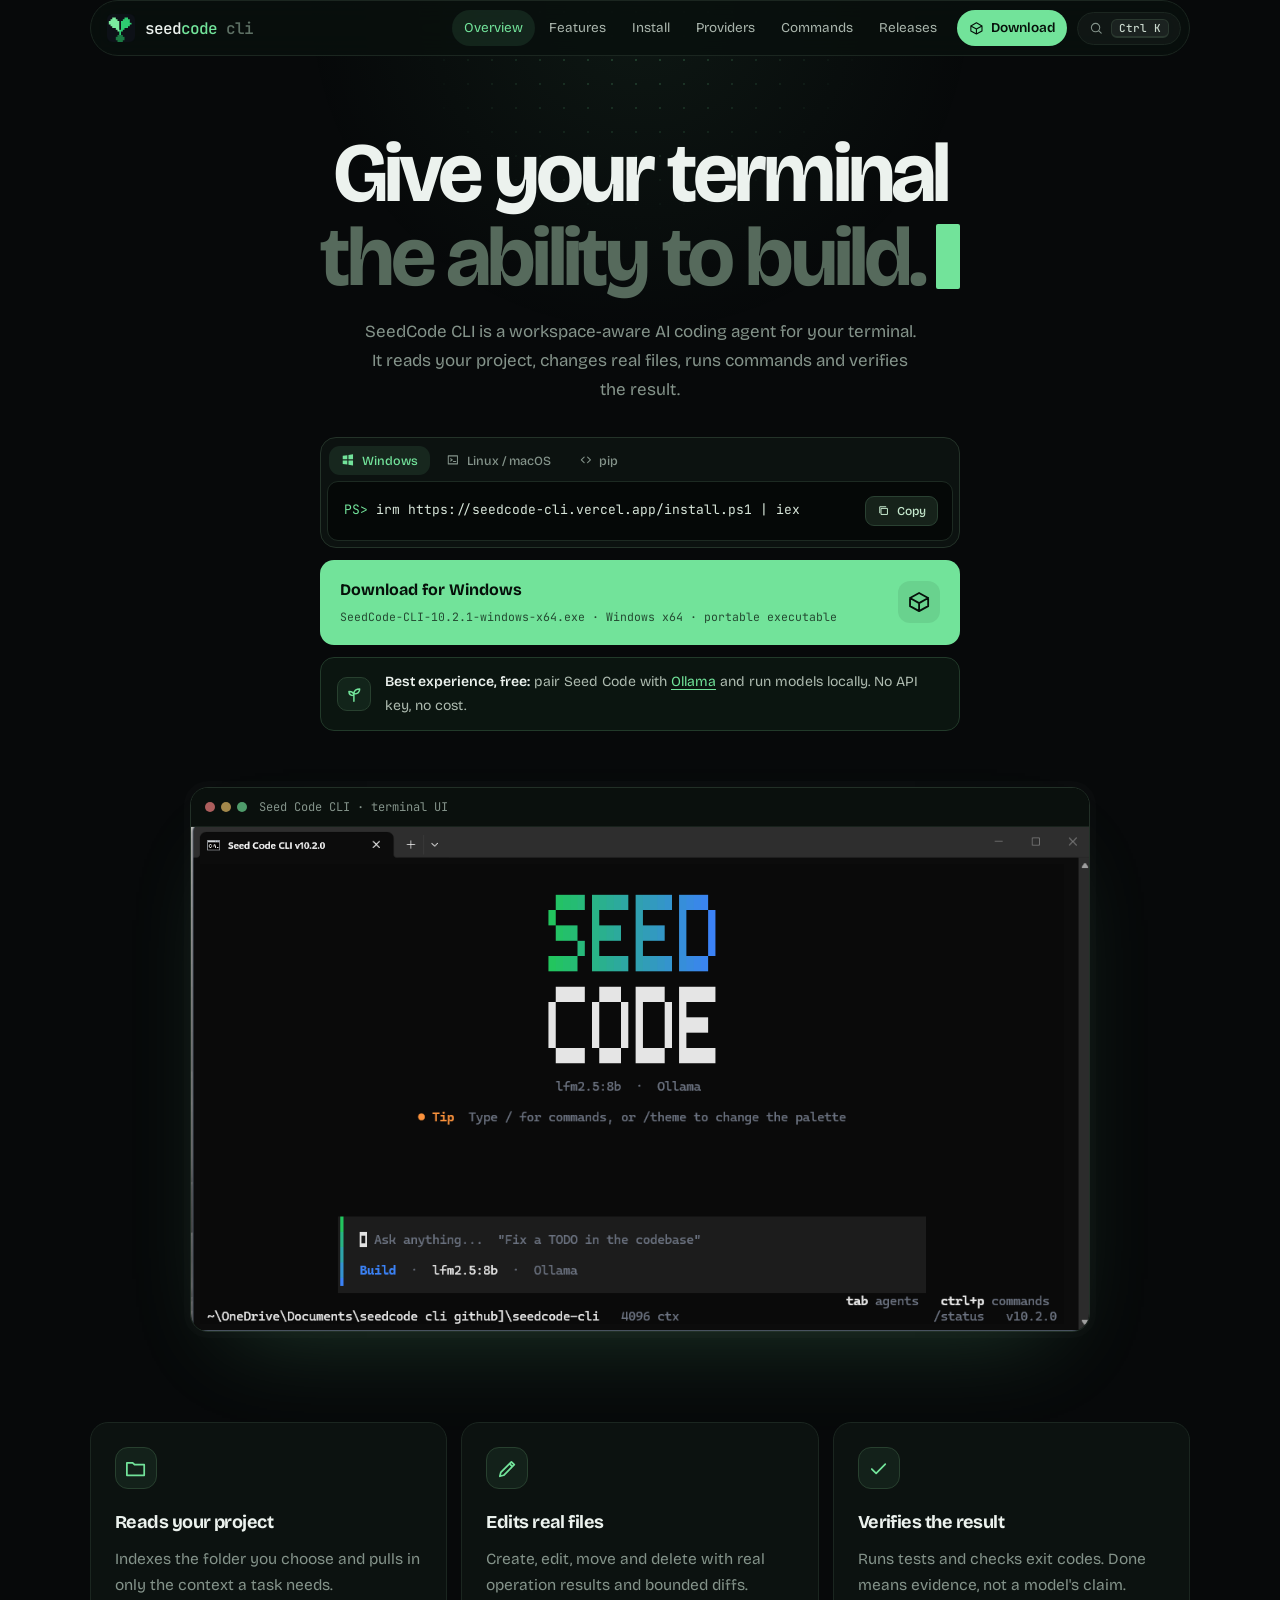
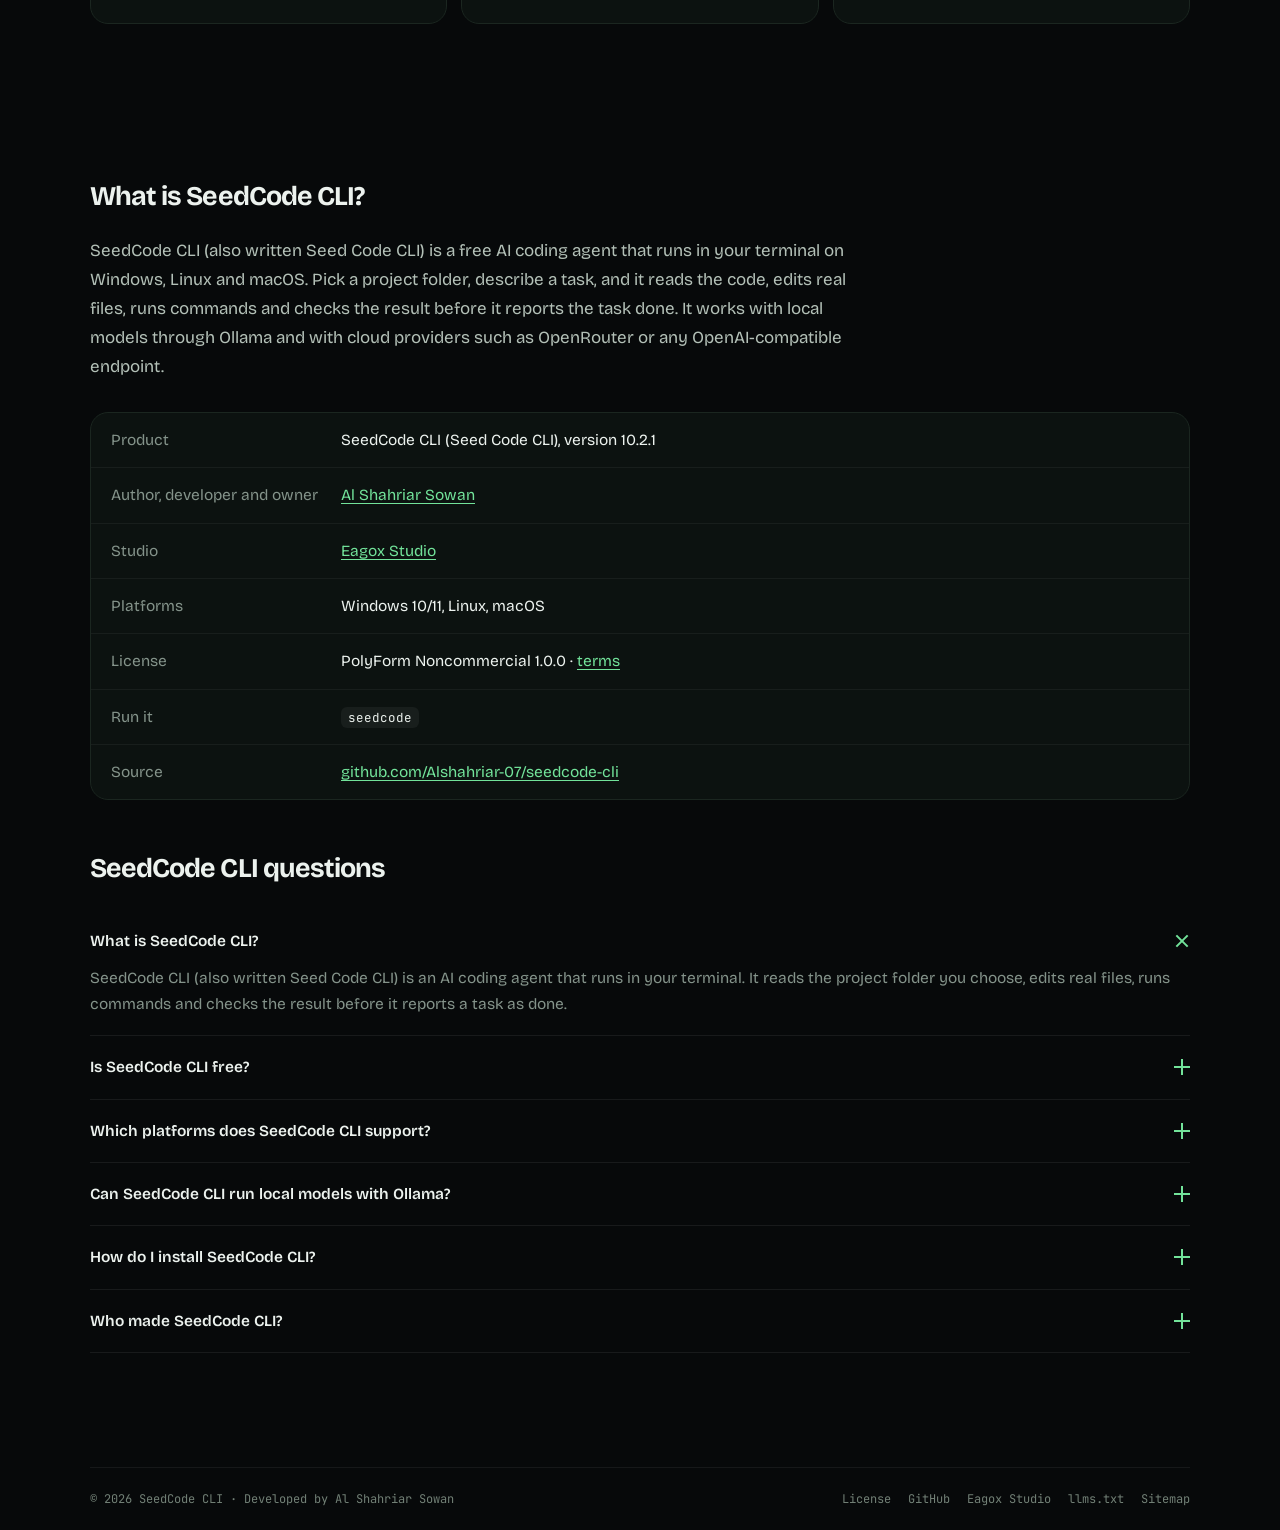
<file: index.html>
<!doctype html><html lang="en"><head><meta charset="utf-8"><meta name="viewport" content="width=device-width,initial-scale=1"><title>SeedCode CLI — Free AI Coding Agent for Your Terminal</title><meta name="description" content="SeedCode CLI is a free AI coding agent for your terminal. It edits real files, runs commands and verifies results on Windows, Linux and macOS. Works with Ollama."><meta name="keywords" content="SeedCode CLI, Seed Code CLI, seedcode-cli, seedcode, AI coding agent, terminal AI coding assistant, CLI coding agent, Ollama coding agent, local LLM coding, Al Shahriar Sowan, Eagox Studio, free AI coding agent, Windows, Linux, macOS"><meta name="author" content="Al Shahriar Sowan"><meta name="application-name" content="SeedCode CLI"><meta name="apple-mobile-web-app-title" content="SeedCode CLI"><meta name="robots" content="index,follow,max-image-preview:large,max-snippet:-1,max-video-preview:-1"><meta name="theme-color" content="#07090a"><meta name="color-scheme" content="dark"><link rel="canonical" href="https://seedcode-cli.vercel.app/"><link rel="alternate" hreflang="en" href="https://seedcode-cli.vercel.app/"><link rel="alternate" hreflang="x-default" href="https://seedcode-cli.vercel.app/"><link rel="alternate" type="text/plain" href="/llms.txt" title="SeedCode CLI summary for LLMs"><link rel="author" href="https://alshahriarsayon.vercel.app/"><link rel="manifest" href="/site.webmanifest"><link rel="icon" href="/favicon-32.png" sizes="32x32" type="image/png"><link rel="icon" href="/icon-192.png" sizes="192x192" type="image/png"><link rel="icon" href="/seedcode.ico" sizes="any"><link rel="icon" href="/logo.svg" type="image/svg+xml"><link rel="apple-touch-icon" href="/apple-touch-icon.png"><meta property="og:type" content="website"><meta property="og:site_name" content="SeedCode CLI"><meta property="og:locale" content="en_US"><meta property="og:title" content="SeedCode CLI — Free AI Coding Agent for Your Terminal"><meta property="og:description" content="SeedCode CLI is a free AI coding agent for your terminal. It edits real files, runs commands and verifies results on Windows, Linux and macOS. Works with Ollama."><meta property="og:url" content="https://seedcode-cli.vercel.app/"><meta property="og:image" content="https://seedcode-cli.vercel.app/og-image.png"><meta property="og:image:width" content="1200"><meta property="og:image:height" content="630"><meta property="og:image:alt" content="SeedCode CLI: free AI coding agent for your terminal"><meta name="twitter:card" content="summary_large_image"><meta name="twitter:title" content="SeedCode CLI — Free AI Coding Agent for Your Terminal"><meta name="twitter:description" content="SeedCode CLI is a free AI coding agent for your terminal. It edits real files, runs commands and verifies results on Windows, Linux and macOS. Works with Ollama."><meta name="twitter:image" content="https://seedcode-cli.vercel.app/og-image.png"><meta name="twitter:creator" content="@Alshahriar_07"><link rel="preconnect" href="https://fonts.googleapis.com"><link rel="preconnect" href="https://fonts.gstatic.com" crossorigin><link rel="stylesheet" href="https://fonts.googleapis.com/css2?family=Bricolage+Grotesque:opsz,wght@12..96,400..800&family=JetBrains+Mono:wght@400;500&display=swap"><link rel="preload" as="image" href="/tui.png" fetchpriority="high"><link rel="stylesheet" href="/styles.css"><script type="application/ld+json">{"@context":"https://schema.org","@graph":[{"@type":"WebSite","@id":"https://seedcode-cli.vercel.app/#website","url":"https://seedcode-cli.vercel.app/","name":"SeedCode CLI","alternateName":["Seed Code CLI","seedcode-cli","SeedCode"],"inLanguage":"en","publisher":{"@id":"https://seedcode-cli.vercel.app/#studio"},"author":{"@id":"https://seedcode-cli.vercel.app/#author"}},{"@type":"SoftwareApplication","@id":"https://seedcode-cli.vercel.app/#software","name":"SeedCode CLI","alternateName":["Seed Code CLI","seedcode-cli","SeedCode"],"description":"SeedCode CLI is a free AI coding agent for your terminal. It edits real files, runs commands and verifies results on Windows, Linux and macOS. Works with Ollama.","url":"https://seedcode-cli.vercel.app/","applicationCategory":"DeveloperApplication","applicationSubCategory":"AI coding agent","operatingSystem":"Windows 10, Windows 11, Linux, macOS","softwareVersion":"10.2.1","datePublished":"2026-11-04","dateModified":"2026-11-05","inLanguage":"en","isAccessibleForFree":true,"offers":{"@type":"Offer","price":"0","priceCurrency":"USD","description":"Free for personal, educational and other noncommercial use"},"downloadUrl":"https://github.com/Alshahriar-07/seedcode-cli/releases/tag/v10.2.1","installUrl":"https://seedcode-cli.vercel.app/install.html","softwareHelp":"https://seedcode-cli.vercel.app/commands.html","releaseNotes":"https://github.com/Alshahriar-07/seedcode-cli/blob/main/RELEASE.md","codeRepository":"https://github.com/Alshahriar-07/seedcode-cli","license":"https://polyformproject.org/licenses/noncommercial/1.0.0/","image":"https://seedcode-cli.vercel.app/og-image.png","screenshot":{"@type":"ImageObject","url":"https://seedcode-cli.vercel.app/tui.png","caption":"SeedCode CLI terminal interface"},"keywords":"SeedCode CLI, Seed Code CLI, seedcode-cli, seedcode, AI coding agent, terminal AI coding assistant, CLI coding agent, Ollama coding agent, local LLM coding, Al Shahriar Sowan, Eagox Studio","featureList":["Workspace-aware project indexing","Real file operations with bounded diffs","Terminal command execution","Evidence-based verification","Built-in web search and page fetching","Permission prompts before risky actions","Local models through Ollama","OpenAI-compatible custom providers"],"author":{"@id":"https://seedcode-cli.vercel.app/#author"},"creator":{"@id":"https://seedcode-cli.vercel.app/#author"},"maintainer":{"@id":"https://seedcode-cli.vercel.app/#author"},"copyrightHolder":{"@id":"https://seedcode-cli.vercel.app/#author"},"copyrightYear":2026,"publisher":{"@id":"https://seedcode-cli.vercel.app/#studio"},"sameAs":["https://github.com/Alshahriar-07/seedcode-cli"]},{"@type":"Person","@id":"https://seedcode-cli.vercel.app/#author","name":"Al Shahriar Sowan","alternateName":"Al Shahriar Sayon","url":"https://alshahriarsayon.vercel.app/","jobTitle":"Frontend Developer and AI Tool Builder","sameAs":["https://github.com/Alshahriar-07","https://alshahriarsayon.vercel.app/","https://eagoxstudio.vercel.app/"]},{"@type":"Organization","@id":"https://seedcode-cli.vercel.app/#studio","name":"Eagox Studio","url":"https://eagoxstudio.vercel.app/","founder":{"@id":"https://seedcode-cli.vercel.app/#author"}},{"@type":"FAQPage","mainEntity":[{"@type":"Question","name":"What is SeedCode CLI?","acceptedAnswer":{"@type":"Answer","text":"SeedCode CLI (also written Seed Code CLI) is an AI coding agent that runs in your terminal. It reads the project folder you choose, edits real files, runs commands and checks the result before it reports a task as done."}},{"@type":"Question","name":"Is SeedCode CLI free?","acceptedAnswer":{"@type":"Answer","text":"SeedCode CLI is free for personal, educational, research and other noncommercial use under the PolyForm Noncommercial License 1.0.0. Commercial use needs a separate license from the author. Local models through Ollama need no API key."}},{"@type":"Question","name":"Which platforms does SeedCode CLI support?","acceptedAnswer":{"@type":"Answer","text":"Windows 10 and 11, Linux and macOS. Windows has a PowerShell installer, a setup wizard and a portable executable. Linux and macOS use a shell installer. The Python package works on any OS with Python 3.10 or newer."}},{"@type":"Question","name":"Can SeedCode CLI run local models with Ollama?","acceptedAnswer":{"@type":"Answer","text":"Yes. Choose Ollama as the provider and SeedCode CLI starts ollama serve when needed. Ollama is the recommended way to try SeedCode CLI for free. A local session is never silently moved to a cloud provider."}},{"@type":"Question","name":"How do I install SeedCode CLI?","acceptedAnswer":{"@type":"Answer","text":"On Windows, run irm https://seedcode-cli.vercel.app/install.ps1 | iex in PowerShell. On Linux or macOS, run curl -fsSL https://seedcode-cli.vercel.app/install.sh | bash. Then type seedcode in your project folder."}},{"@type":"Question","name":"Who made SeedCode CLI?","acceptedAnswer":{"@type":"Answer","text":"SeedCode CLI is written and owned by Al Shahriar Sowan and published under Eagox Studio."}}]}]}</script></head><body><a class="skip" href="#main">Skip to content</a><div class="wrap"><header class="nav"><a class="brand" href="/" aria-label="SeedCode CLI home"><img src="/logo.svg" alt=""><span>seed<b>code</b> <i>cli</i></span></a><nav class="navlinks"><a class="active" href="index.html">Overview</a><a class="" href="features.html">Features</a><a class="" href="install.html">Install</a><a class="" href="providers.html">Providers</a><a class="" href="commands.html">Commands</a><a class="" href="releases.html">Releases</a><a class="nav-cta" href="https://github.com/Alshahriar-07/seedcode-cli/releases/tag/v10.2.1"><i data-i="box"></i>Download</a></nav><button class="mobile" aria-label="Toggle navigation"><i data-i="menu"></i></button></header></div><main id="main"><section class="wrap hero"><h1><small class="sr">SeedCode CLI: </small>Give your terminal<br><span>the ability to build.</span></h1><p>SeedCode CLI is a workspace-aware AI coding agent for your terminal. It reads your project, changes real files, runs commands and verifies the result.</p><div class="home-actions"><div class="install"><div class="tabs" role="group" aria-label="Install method"><button class="on" data-pre="PS&gt;" data-cmd="irm https://seedcode-cli.vercel.app/install.ps1 | iex"><i data-i="win"></i>Windows</button><button data-pre="$" data-cmd="curl -fsSL https://seedcode-cli.vercel.app/install.sh | bash"><i data-i="terminal"></i>Linux / macOS</button><button data-pre="$" data-cmd="pip install seedcode-cli"><i data-i="code"></i>pip</button></div><div class="terminal"><code><i>PS&gt;</i> <span id="cmd">irm https://seedcode-cli.vercel.app/install.ps1 | iex</span></code><button class="copy" data-copy="irm https://seedcode-cli.vercel.app/install.ps1 | iex">COPY</button></div></div><a class="download" href="https://github.com/Alshahriar-07/seedcode-cli/releases/download/v10.2.1/SeedCode-CLI-Setup-10.2.1.exe"><span><strong>Download for Windows</strong><small>SeedCode-CLI-10.2.1-windows-x64.exe · <span data-release-size>Windows x64 · portable executable</span></small></span><span class="arrow"><i data-i="box"></i></span></a><div class="tip"><span class="ico"><i data-i="sprout"></i></span><span><b>Best experience, free:</b> pair Seed Code with <a href="providers.html">Ollama</a> and run models locally. No API key, no cost.</span></div></div><figure class="shot"><div class="bar"><span class="dots"><b></b><b></b><b></b></span><span class="ttl">Seed Code CLI · terminal UI</span></div><img src="/tui.png" width="1113" height="625" alt="SeedCode CLI terminal UI showing the SEED CODE logo, the Ask anything prompt, Build agent and Ollama model" fetchpriority="high"></figure></section><section class="wrap content"><div class="grid3"><a class="card" href="features.html"><div class="ico"><i data-i="folder"></i></div><h3>Reads your project</h3><p>Indexes the folder you choose and pulls in only the context a task needs.</p></a><a class="card" href="features.html"><div class="ico"><i data-i="pencil"></i></div><h3>Edits real files</h3><p>Create, edit, move and delete with real operation results and bounded diffs.</p></a><a class="card" href="features.html"><div class="ico"><i data-i="check"></i></div><h3>Verifies the result</h3><p>Runs tests and checks exit codes. Done means evidence, not a model's claim.</p></a></div></section><section class="wrap content about"><h2 class="section-title">What is SeedCode CLI?</h2><p class="lead">SeedCode CLI (also written Seed Code CLI) is a free AI coding agent that runs in your terminal on Windows, Linux and macOS. Pick a project folder, describe a task, and it reads the code, edits real files, runs commands and checks the result before it reports the task done. It works with local models through Ollama and with cloud providers such as OpenRouter or any OpenAI-compatible endpoint.</p><dl class="facts"><div><dt>Product</dt><dd>SeedCode CLI (Seed Code CLI), version 10.2.1</dd></div><div><dt>Author, developer and owner</dt><dd><a href="https://alshahriarsayon.vercel.app/" rel="author">Al Shahriar Sowan</a></dd></div><div><dt>Studio</dt><dd><a href="https://eagoxstudio.vercel.app/">Eagox Studio</a></dd></div><div><dt>Platforms</dt><dd>Windows 10/11, Linux, macOS</dd></div><div><dt>License</dt><dd>PolyForm Noncommercial 1.0.0 · <a href="license.html">terms</a></dd></div><div><dt>Run it</dt><dd><code>seedcode</code></dd></div><div><dt>Source</dt><dd><a href="https://github.com/Alshahriar-07/seedcode-cli">github.com/Alshahriar-07/seedcode-cli</a></dd></div></dl><div class="section faq" style="margin-top:46px"><h2 class="section-title">SeedCode CLI questions</h2><details open><summary>What is SeedCode CLI?</summary><p>SeedCode CLI (also written Seed Code CLI) is an AI coding agent that runs in your terminal. It reads the project folder you choose, edits real files, runs commands and checks the result before it reports a task as done.</p></details><details><summary>Is SeedCode CLI free?</summary><p>SeedCode CLI is free for personal, educational, research and other noncommercial use under the PolyForm Noncommercial License 1.0.0. Commercial use needs a separate license from the author. Local models through Ollama need no API key.</p></details><details><summary>Which platforms does SeedCode CLI support?</summary><p>Windows 10 and 11, Linux and macOS. Windows has a PowerShell installer, a setup wizard and a portable executable. Linux and macOS use a shell installer. The Python package works on any OS with Python 3.10 or newer.</p></details><details><summary>Can SeedCode CLI run local models with Ollama?</summary><p>Yes. Choose Ollama as the provider and SeedCode CLI starts <code>ollama serve</code> when needed. Ollama is the recommended way to try SeedCode CLI for free. A local session is never silently moved to a cloud provider.</p></details><details><summary>How do I install SeedCode CLI?</summary><p>On Windows, run <code>irm https://seedcode-cli.vercel.app/install.ps1 | iex</code> in PowerShell. On Linux or macOS, run <code>curl -fsSL https://seedcode-cli.vercel.app/install.sh | bash</code>. Then type <code>seedcode</code> in your project folder.</p></details><details><summary>Who made SeedCode CLI?</summary><p>SeedCode CLI is written and owned by <a href="https://alshahriarsayon.vercel.app/" rel="author">Al Shahriar Sowan</a> and published under <a href="https://eagoxstudio.vercel.app/">Eagox Studio</a>.</p></details></div></section></main><footer class="wrap footer"><span>© 2026 SeedCode CLI · Developed by <a href="https://alshahriarsayon.vercel.app/" rel="author">Al Shahriar Sowan</a></span><span><a href="license.html">License</a><a href="https://github.com/Alshahriar-07/seedcode-cli">GitHub</a><a href="https://eagoxstudio.vercel.app/">Eagox Studio</a><a href="/llms.txt">llms.txt</a><a href="/sitemap.xml">Sitemap</a></span></footer><script src="/script.js" defer></script></body></html>
</file>
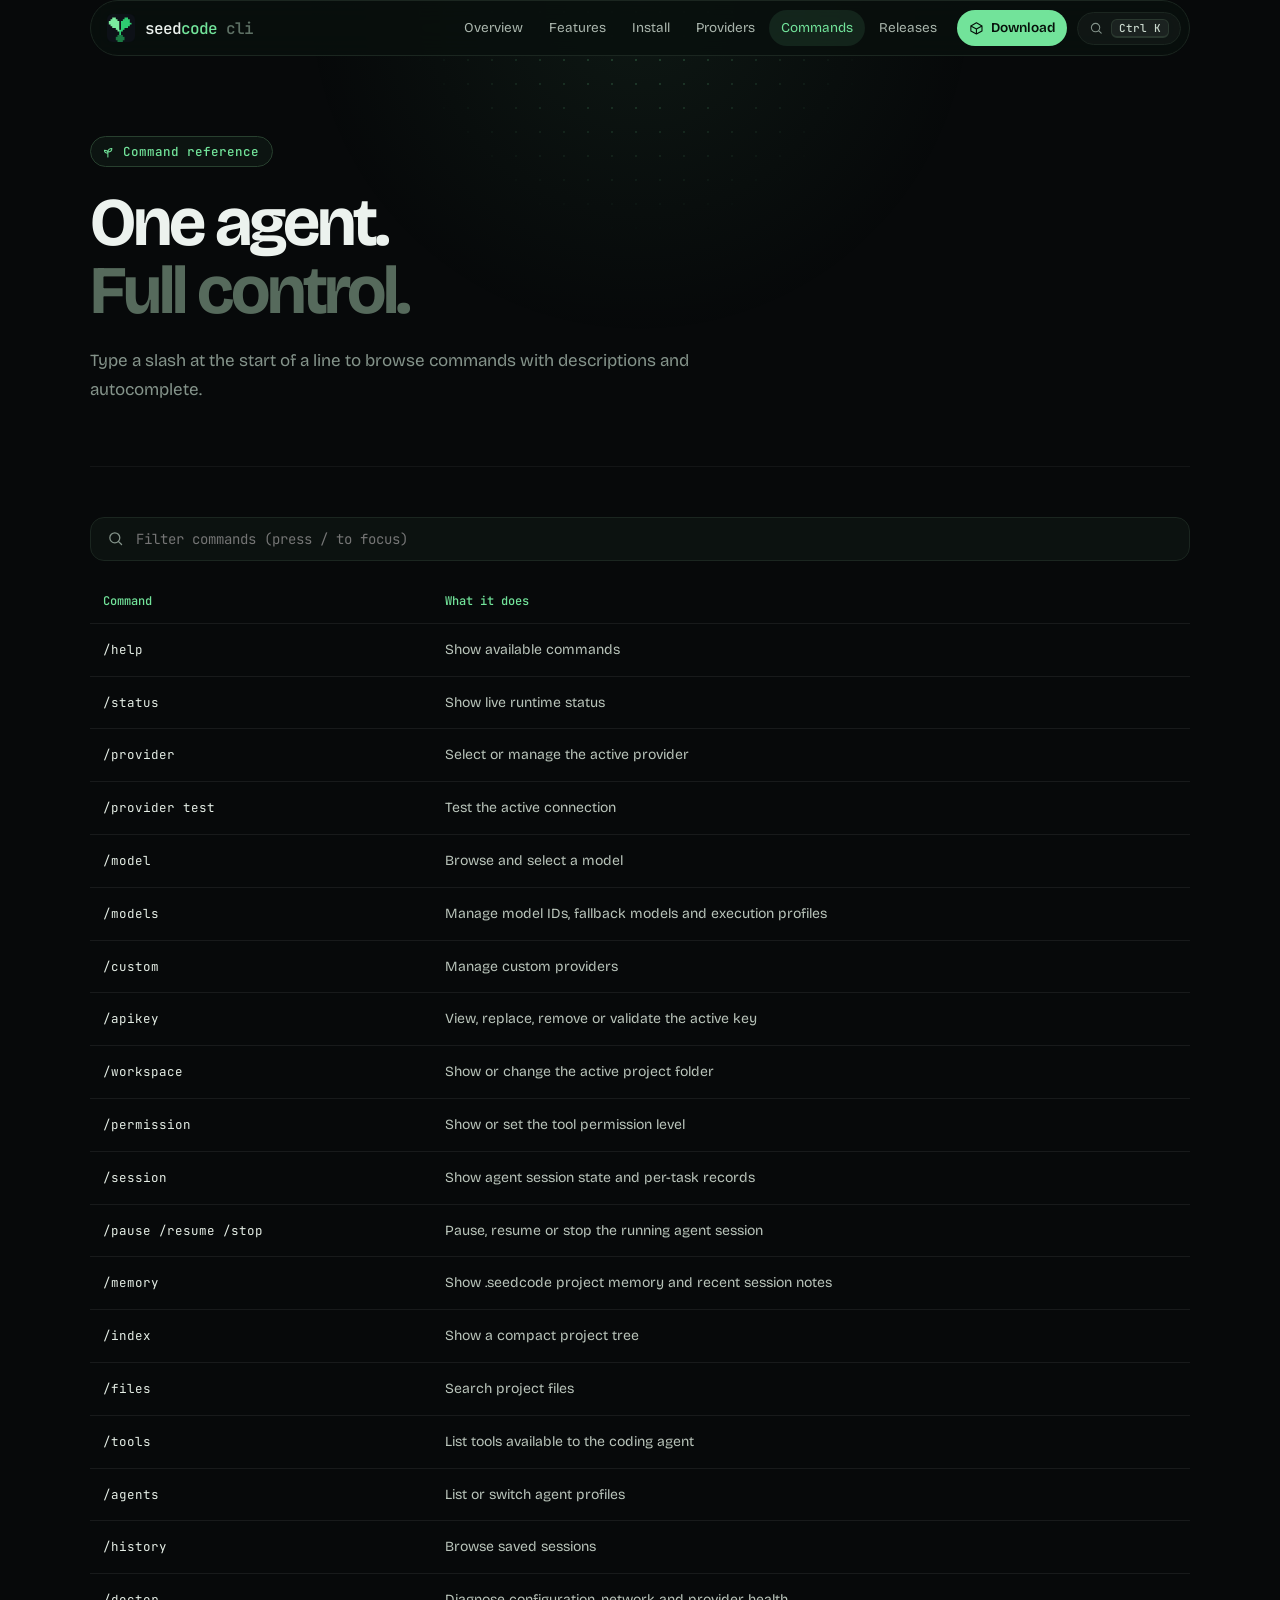
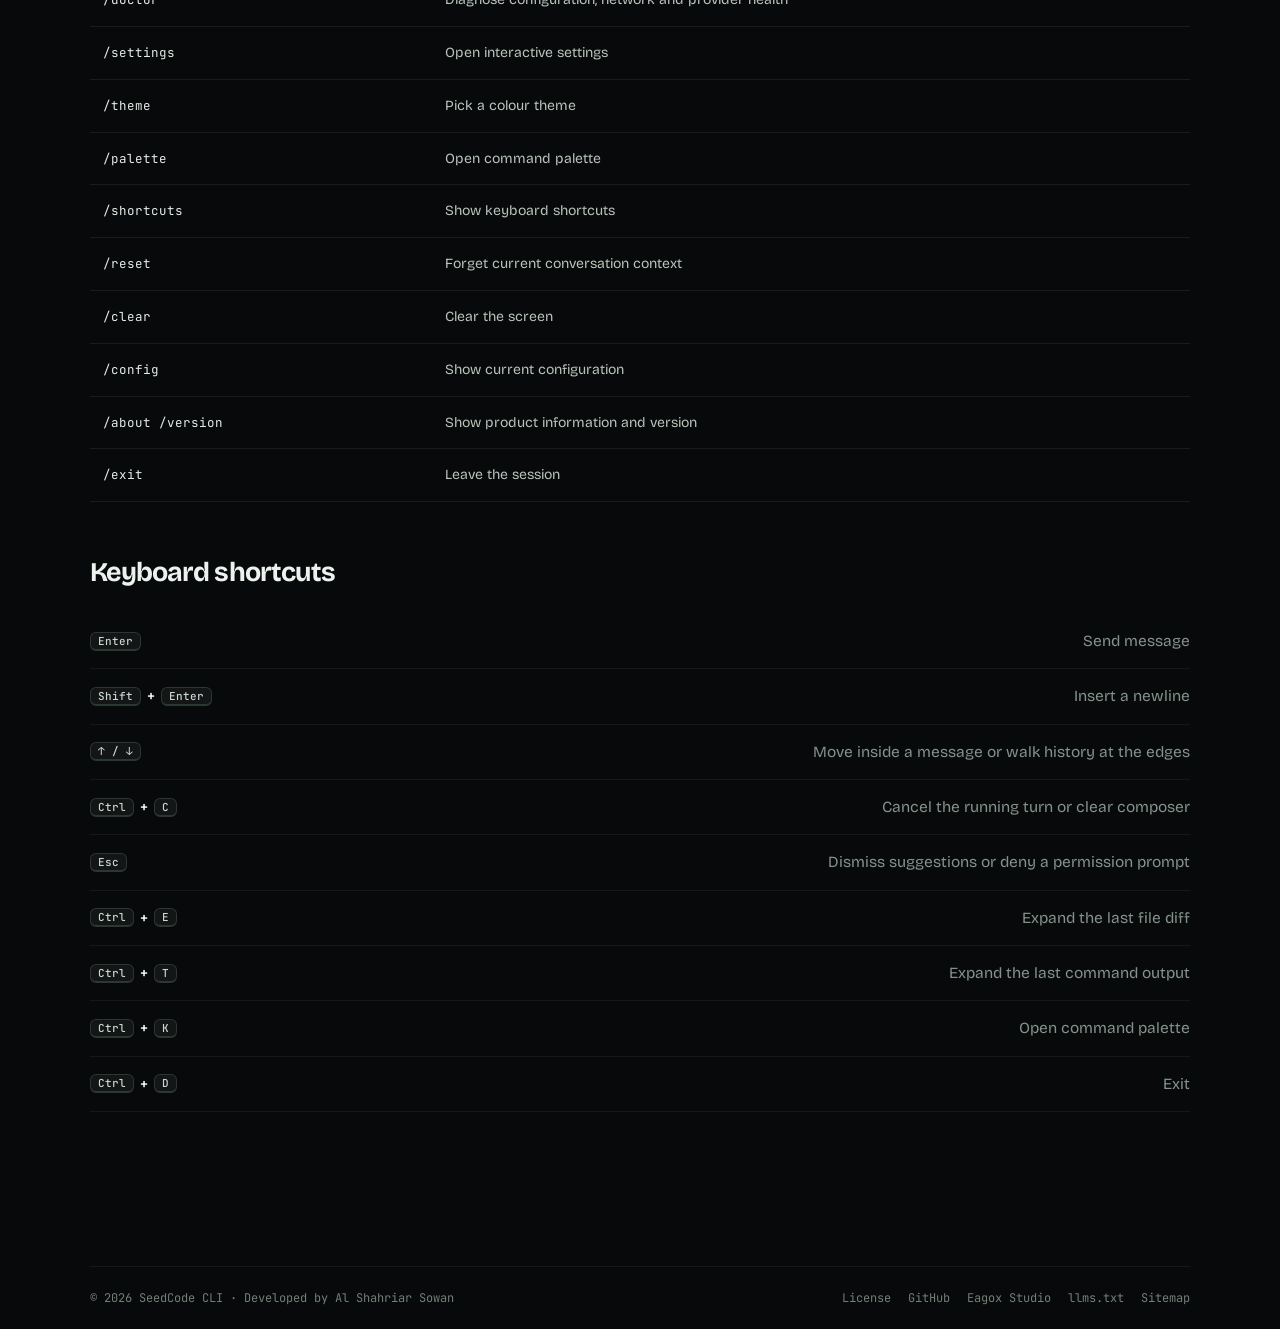
<file: commands.html>
<!doctype html><html lang="en"><head><meta charset="utf-8"><meta name="viewport" content="width=device-width,initial-scale=1"><title>SeedCode CLI Commands and Keyboard Shortcuts</title><meta name="description" content="Complete SeedCode CLI command reference: /provider, /model, /workspace, /permission, /doctor, /memory and more, plus every keyboard shortcut."><meta name="keywords" content="SeedCode CLI, Seed Code CLI, seedcode-cli, seedcode, AI coding agent, terminal AI coding assistant, CLI coding agent, Ollama coding agent, local LLM coding, Al Shahriar Sowan, Eagox Studio, commands, slash commands, keyboard shortcuts"><meta name="author" content="Al Shahriar Sowan"><meta name="application-name" content="SeedCode CLI"><meta name="apple-mobile-web-app-title" content="SeedCode CLI"><meta name="robots" content="index,follow,max-image-preview:large,max-snippet:-1,max-video-preview:-1"><meta name="theme-color" content="#07090a"><meta name="color-scheme" content="dark"><link rel="canonical" href="https://seedcode-cli.vercel.app/commands.html"><link rel="alternate" hreflang="en" href="https://seedcode-cli.vercel.app/commands.html"><link rel="alternate" hreflang="x-default" href="https://seedcode-cli.vercel.app/commands.html"><link rel="alternate" type="text/plain" href="/llms.txt" title="SeedCode CLI summary for LLMs"><link rel="author" href="https://alshahriarsayon.vercel.app/"><link rel="manifest" href="/site.webmanifest"><link rel="icon" href="/favicon-32.png" sizes="32x32" type="image/png"><link rel="icon" href="/icon-192.png" sizes="192x192" type="image/png"><link rel="icon" href="/seedcode.ico" sizes="any"><link rel="icon" href="/logo.svg" type="image/svg+xml"><link rel="apple-touch-icon" href="/apple-touch-icon.png"><meta property="og:type" content="website"><meta property="og:site_name" content="SeedCode CLI"><meta property="og:locale" content="en_US"><meta property="og:title" content="SeedCode CLI Commands and Keyboard Shortcuts"><meta property="og:description" content="Complete SeedCode CLI command reference: /provider, /model, /workspace, /permission, /doctor, /memory and more, plus every keyboard shortcut."><meta property="og:url" content="https://seedcode-cli.vercel.app/commands.html"><meta property="og:image" content="https://seedcode-cli.vercel.app/og-image.png"><meta property="og:image:width" content="1200"><meta property="og:image:height" content="630"><meta property="og:image:alt" content="SeedCode CLI: free AI coding agent for your terminal"><meta name="twitter:card" content="summary_large_image"><meta name="twitter:title" content="SeedCode CLI Commands and Keyboard Shortcuts"><meta name="twitter:description" content="Complete SeedCode CLI command reference: /provider, /model, /workspace, /permission, /doctor, /memory and more, plus every keyboard shortcut."><meta name="twitter:image" content="https://seedcode-cli.vercel.app/og-image.png"><meta name="twitter:creator" content="@Alshahriar_07"><link rel="preconnect" href="https://fonts.googleapis.com"><link rel="preconnect" href="https://fonts.gstatic.com" crossorigin><link rel="stylesheet" href="https://fonts.googleapis.com/css2?family=Bricolage+Grotesque:opsz,wght@12..96,400..800&family=JetBrains+Mono:wght@400;500&display=swap"><link rel="stylesheet" href="/styles.css"><script type="application/ld+json">{"@context":"https://schema.org","@graph":[{"@type":"WebPage","@id":"https://seedcode-cli.vercel.app/commands.html#webpage","url":"https://seedcode-cli.vercel.app/commands.html","name":"SeedCode CLI Commands and Keyboard Shortcuts","description":"Complete SeedCode CLI command reference: /provider, /model, /workspace, /permission, /doctor, /memory and more, plus every keyboard shortcut.","inLanguage":"en","dateModified":"2026-11-05","isPartOf":{"@id":"https://seedcode-cli.vercel.app/#website"},"about":{"@id":"https://seedcode-cli.vercel.app/#software"},"breadcrumb":{"@id":"https://seedcode-cli.vercel.app/commands.html#breadcrumb"},"author":{"@id":"https://seedcode-cli.vercel.app/#author"}},{"@type":"BreadcrumbList","@id":"https://seedcode-cli.vercel.app/commands.html#breadcrumb","itemListElement":[{"@type":"ListItem","position":1,"name":"SeedCode CLI","item":"https://seedcode-cli.vercel.app/"},{"@type":"ListItem","position":2,"name":"Commands","item":"https://seedcode-cli.vercel.app/commands.html"}]},{"@type":"SoftwareApplication","@id":"https://seedcode-cli.vercel.app/#software","name":"SeedCode CLI"},{"@type":"Person","@id":"https://seedcode-cli.vercel.app/#author","name":"Al Shahriar Sowan","url":"https://alshahriarsayon.vercel.app/"}]}</script></head><body><a class="skip" href="#main">Skip to content</a><div class="wrap"><header class="nav"><a class="brand" href="/" aria-label="SeedCode CLI home"><img src="/logo.svg" alt=""><span>seed<b>code</b> <i>cli</i></span></a><nav class="navlinks"><a class="" href="index.html">Overview</a><a class="" href="features.html">Features</a><a class="" href="install.html">Install</a><a class="" href="providers.html">Providers</a><a class="active" href="commands.html">Commands</a><a class="" href="releases.html">Releases</a><a class="nav-cta" href="https://github.com/Alshahriar-07/seedcode-cli/releases/tag/v10.2.1"><i data-i="box"></i>Download</a></nav><button class="mobile" aria-label="Toggle navigation"><i data-i="menu"></i></button></header></div><main id="main" class="wrap"><section class="pagehead"><div class="eyebrow"><i data-i="sprout"></i>Command reference</div><h1><small class="sr">SeedCode CLI commands: </small>One agent.<br><span>Full control.</span></h1><p>Type a slash at the start of a line to browse commands with descriptions and autocomplete.</p></section><section class="content"><label class="filter"><i data-i="search"></i><input id="q" placeholder="Filter commands (press / to focus)" autocomplete="off" aria-label="Filter commands"></label><div class="tablewrap"><table class="table"><thead><tr><th>Command</th><th>What it does</th></tr></thead><tbody><tr><td><code>/help</code></td><td>Show available commands</td></tr><tr><td><code>/status</code></td><td>Show live runtime status</td></tr><tr><td><code>/provider</code></td><td>Select or manage the active provider</td></tr><tr><td><code>/provider test</code></td><td>Test the active connection</td></tr><tr><td><code>/model</code></td><td>Browse and select a model</td></tr><tr><td><code>/models</code></td><td>Manage model IDs, fallback models and execution profiles</td></tr><tr><td><code>/custom</code></td><td>Manage custom providers</td></tr><tr><td><code>/apikey</code></td><td>View, replace, remove or validate the active key</td></tr><tr><td><code>/workspace</code></td><td>Show or change the active project folder</td></tr><tr><td><code>/permission</code></td><td>Show or set the tool permission level</td></tr><tr><td><code>/session</code></td><td>Show agent session state and per-task records</td></tr><tr><td><code>/pause /resume /stop</code></td><td>Pause, resume or stop the running agent session</td></tr><tr><td><code>/memory</code></td><td>Show .seedcode project memory and recent session notes</td></tr><tr><td><code>/index</code></td><td>Show a compact project tree</td></tr><tr><td><code>/files</code></td><td>Search project files</td></tr><tr><td><code>/tools</code></td><td>List tools available to the coding agent</td></tr><tr><td><code>/agents</code></td><td>List or switch agent profiles</td></tr><tr><td><code>/history</code></td><td>Browse saved sessions</td></tr><tr><td><code>/doctor</code></td><td>Diagnose configuration, network and provider health</td></tr><tr><td><code>/settings</code></td><td>Open interactive settings</td></tr><tr><td><code>/theme</code></td><td>Pick a colour theme</td></tr><tr><td><code>/palette</code></td><td>Open command palette</td></tr><tr><td><code>/shortcuts</code></td><td>Show keyboard shortcuts</td></tr><tr><td><code>/reset</code></td><td>Forget current conversation context</td></tr><tr><td><code>/clear</code></td><td>Clear the screen</td></tr><tr><td><code>/config</code></td><td>Show current configuration</td></tr><tr><td><code>/about /version</code></td><td>Show product information and version</td></tr><tr><td><code>/exit</code></td><td>Leave the session</td></tr></tbody></table></div><div class="section" style="margin-top:48px"><h2 class="section-title">Keyboard shortcuts</h2><div class="list"><div class="row"><b><kbd>Enter</kbd></b><span>Send message</span></div><div class="row"><b><kbd>Shift</kbd>+<kbd>Enter</kbd></b><span>Insert a newline</span></div><div class="row"><b><kbd>↑ / ↓</kbd></b><span>Move inside a message or walk history at the edges</span></div><div class="row"><b><kbd>Ctrl</kbd>+<kbd>C</kbd></b><span>Cancel the running turn or clear composer</span></div><div class="row"><b><kbd>Esc</kbd></b><span>Dismiss suggestions or deny a permission prompt</span></div><div class="row"><b><kbd>Ctrl</kbd>+<kbd>E</kbd></b><span>Expand the last file diff</span></div><div class="row"><b><kbd>Ctrl</kbd>+<kbd>T</kbd></b><span>Expand the last command output</span></div><div class="row"><b><kbd>Ctrl</kbd>+<kbd>K</kbd></b><span>Open command palette</span></div><div class="row"><b><kbd>Ctrl</kbd>+<kbd>D</kbd></b><span>Exit</span></div></div></div></section></main><footer class="wrap footer"><span>© 2026 SeedCode CLI · Developed by <a href="https://alshahriarsayon.vercel.app/" rel="author">Al Shahriar Sowan</a></span><span><a href="license.html">License</a><a href="https://github.com/Alshahriar-07/seedcode-cli">GitHub</a><a href="https://eagoxstudio.vercel.app/">Eagox Studio</a><a href="/llms.txt">llms.txt</a><a href="/sitemap.xml">Sitemap</a></span></footer><script src="/script.js" defer></script></body></html>
</file>
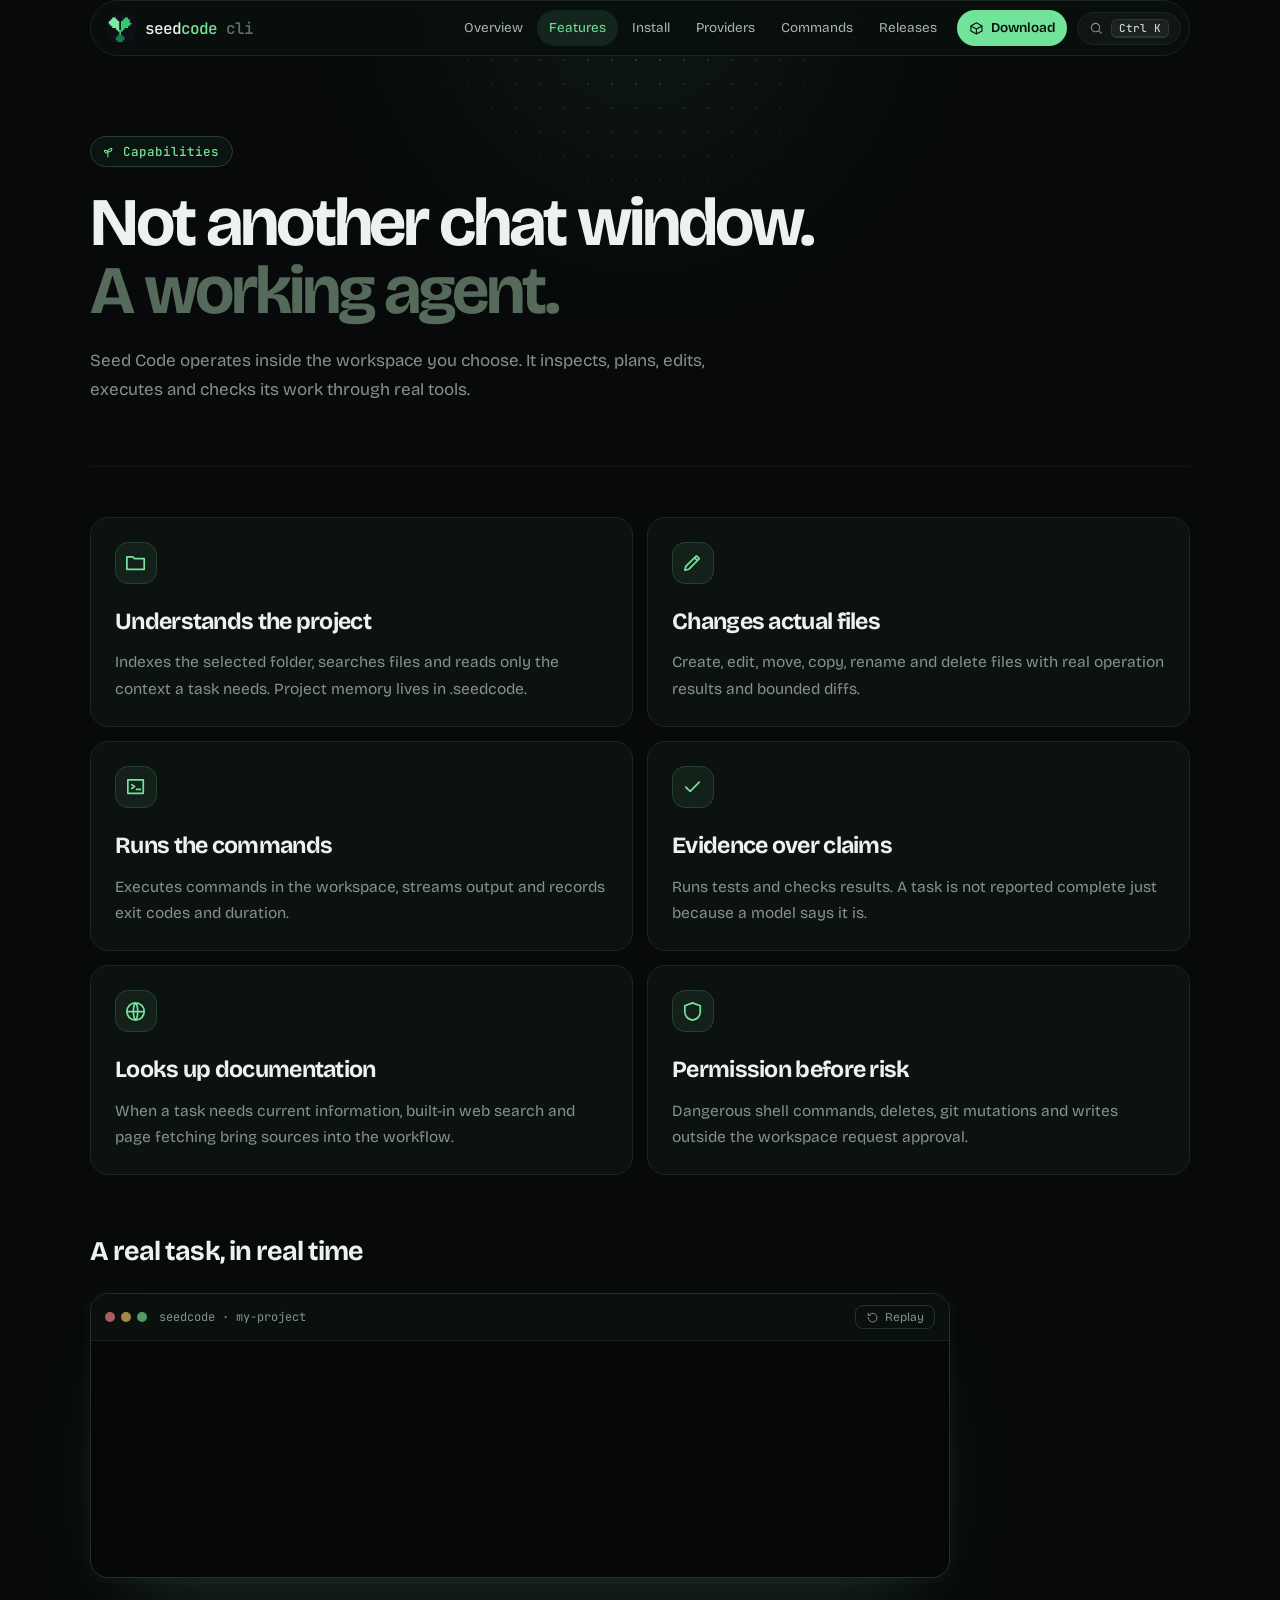
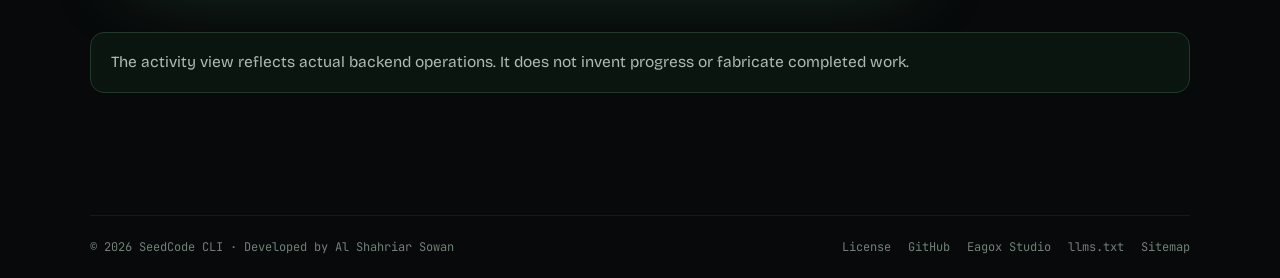
<file: features.html>
<!doctype html><html lang="en"><head><meta charset="utf-8"><meta name="viewport" content="width=device-width,initial-scale=1"><title>SeedCode CLI Features — Edit Files, Run Commands, Verify</title><meta name="description" content="What SeedCode CLI can do: index your workspace, edit real files, run terminal commands, verify with tests, research docs and ask permission before risky actions."><meta name="keywords" content="SeedCode CLI, Seed Code CLI, seedcode-cli, seedcode, AI coding agent, terminal AI coding assistant, CLI coding agent, Ollama coding agent, local LLM coding, Al Shahriar Sowan, Eagox Studio, features, workspace indexing, file operations, verification"><meta name="author" content="Al Shahriar Sowan"><meta name="application-name" content="SeedCode CLI"><meta name="apple-mobile-web-app-title" content="SeedCode CLI"><meta name="robots" content="index,follow,max-image-preview:large,max-snippet:-1,max-video-preview:-1"><meta name="theme-color" content="#07090a"><meta name="color-scheme" content="dark"><link rel="canonical" href="https://seedcode-cli.vercel.app/features.html"><link rel="alternate" hreflang="en" href="https://seedcode-cli.vercel.app/features.html"><link rel="alternate" hreflang="x-default" href="https://seedcode-cli.vercel.app/features.html"><link rel="alternate" type="text/plain" href="/llms.txt" title="SeedCode CLI summary for LLMs"><link rel="author" href="https://alshahriarsayon.vercel.app/"><link rel="manifest" href="/site.webmanifest"><link rel="icon" href="/favicon-32.png" sizes="32x32" type="image/png"><link rel="icon" href="/icon-192.png" sizes="192x192" type="image/png"><link rel="icon" href="/seedcode.ico" sizes="any"><link rel="icon" href="/logo.svg" type="image/svg+xml"><link rel="apple-touch-icon" href="/apple-touch-icon.png"><meta property="og:type" content="website"><meta property="og:site_name" content="SeedCode CLI"><meta property="og:locale" content="en_US"><meta property="og:title" content="SeedCode CLI Features — Edit Files, Run Commands, Verify"><meta property="og:description" content="What SeedCode CLI can do: index your workspace, edit real files, run terminal commands, verify with tests, research docs and ask permission before risky actions."><meta property="og:url" content="https://seedcode-cli.vercel.app/features.html"><meta property="og:image" content="https://seedcode-cli.vercel.app/og-image.png"><meta property="og:image:width" content="1200"><meta property="og:image:height" content="630"><meta property="og:image:alt" content="SeedCode CLI: free AI coding agent for your terminal"><meta name="twitter:card" content="summary_large_image"><meta name="twitter:title" content="SeedCode CLI Features — Edit Files, Run Commands, Verify"><meta name="twitter:description" content="What SeedCode CLI can do: index your workspace, edit real files, run terminal commands, verify with tests, research docs and ask permission before risky actions."><meta name="twitter:image" content="https://seedcode-cli.vercel.app/og-image.png"><meta name="twitter:creator" content="@Alshahriar_07"><link rel="preconnect" href="https://fonts.googleapis.com"><link rel="preconnect" href="https://fonts.gstatic.com" crossorigin><link rel="stylesheet" href="https://fonts.googleapis.com/css2?family=Bricolage+Grotesque:opsz,wght@12..96,400..800&family=JetBrains+Mono:wght@400;500&display=swap"><link rel="stylesheet" href="/styles.css"><script type="application/ld+json">{"@context":"https://schema.org","@graph":[{"@type":"WebPage","@id":"https://seedcode-cli.vercel.app/features.html#webpage","url":"https://seedcode-cli.vercel.app/features.html","name":"SeedCode CLI Features — Edit Files, Run Commands, Verify","description":"What SeedCode CLI can do: index your workspace, edit real files, run terminal commands, verify with tests, research docs and ask permission before risky actions.","inLanguage":"en","dateModified":"2026-11-05","isPartOf":{"@id":"https://seedcode-cli.vercel.app/#website"},"about":{"@id":"https://seedcode-cli.vercel.app/#software"},"breadcrumb":{"@id":"https://seedcode-cli.vercel.app/features.html#breadcrumb"},"author":{"@id":"https://seedcode-cli.vercel.app/#author"}},{"@type":"BreadcrumbList","@id":"https://seedcode-cli.vercel.app/features.html#breadcrumb","itemListElement":[{"@type":"ListItem","position":1,"name":"SeedCode CLI","item":"https://seedcode-cli.vercel.app/"},{"@type":"ListItem","position":2,"name":"Features","item":"https://seedcode-cli.vercel.app/features.html"}]},{"@type":"SoftwareApplication","@id":"https://seedcode-cli.vercel.app/#software","name":"SeedCode CLI"},{"@type":"Person","@id":"https://seedcode-cli.vercel.app/#author","name":"Al Shahriar Sowan","url":"https://alshahriarsayon.vercel.app/"}]}</script></head><body><a class="skip" href="#main">Skip to content</a><div class="wrap"><header class="nav"><a class="brand" href="/" aria-label="SeedCode CLI home"><img src="/logo.svg" alt=""><span>seed<b>code</b> <i>cli</i></span></a><nav class="navlinks"><a class="" href="index.html">Overview</a><a class="active" href="features.html">Features</a><a class="" href="install.html">Install</a><a class="" href="providers.html">Providers</a><a class="" href="commands.html">Commands</a><a class="" href="releases.html">Releases</a><a class="nav-cta" href="https://github.com/Alshahriar-07/seedcode-cli/releases/tag/v10.2.1"><i data-i="box"></i>Download</a></nav><button class="mobile" aria-label="Toggle navigation"><i data-i="menu"></i></button></header></div><main id="main" class="wrap"><section class="pagehead"><div class="eyebrow"><i data-i="sprout"></i>Capabilities</div><h1><small class="sr">SeedCode CLI features: </small>Not another chat window.<br><span>A working agent.</span></h1><p>Seed Code operates inside the workspace you choose. It inspects, plans, edits, executes and checks its work through real tools.</p></section><section class="content"><div class="grid"><article class="card"><div class="ico"><i data-i="folder"></i></div><h2>Understands the project</h2><p>Indexes the selected folder, searches files and reads only the context a task needs. Project memory lives in .seedcode.</p></article><article class="card"><div class="ico"><i data-i="pencil"></i></div><h2>Changes actual files</h2><p>Create, edit, move, copy, rename and delete files with real operation results and bounded diffs.</p></article><article class="card"><div class="ico"><i data-i="terminal"></i></div><h2>Runs the commands</h2><p>Executes commands in the workspace, streams output and records exit codes and duration.</p></article><article class="card"><div class="ico"><i data-i="check"></i></div><h2>Evidence over claims</h2><p>Runs tests and checks results. A task is not reported complete just because a model says it is.</p></article><article class="card"><div class="ico"><i data-i="globe"></i></div><h2>Looks up documentation</h2><p>When a task needs current information, built-in web search and page fetching bring sources into the workflow.</p></article><article class="card"><div class="ico"><i data-i="shield"></i></div><h2>Permission before risk</h2><p>Dangerous shell commands, deletes, git mutations and writes outside the workspace request approval.</p></article></div><div class="section" style="margin-top:54px"><h2 class="section-title">A real task, in real time</h2><div class="agent" data-agent></div></div><div class="callout">The activity view reflects actual backend operations. It does not invent progress or fabricate completed work.</div></section></main><footer class="wrap footer"><span>© 2026 SeedCode CLI · Developed by <a href="https://alshahriarsayon.vercel.app/" rel="author">Al Shahriar Sowan</a></span><span><a href="license.html">License</a><a href="https://github.com/Alshahriar-07/seedcode-cli">GitHub</a><a href="https://eagoxstudio.vercel.app/">Eagox Studio</a><a href="/llms.txt">llms.txt</a><a href="/sitemap.xml">Sitemap</a></span></footer><script src="/script.js" defer></script></body></html>
</file>
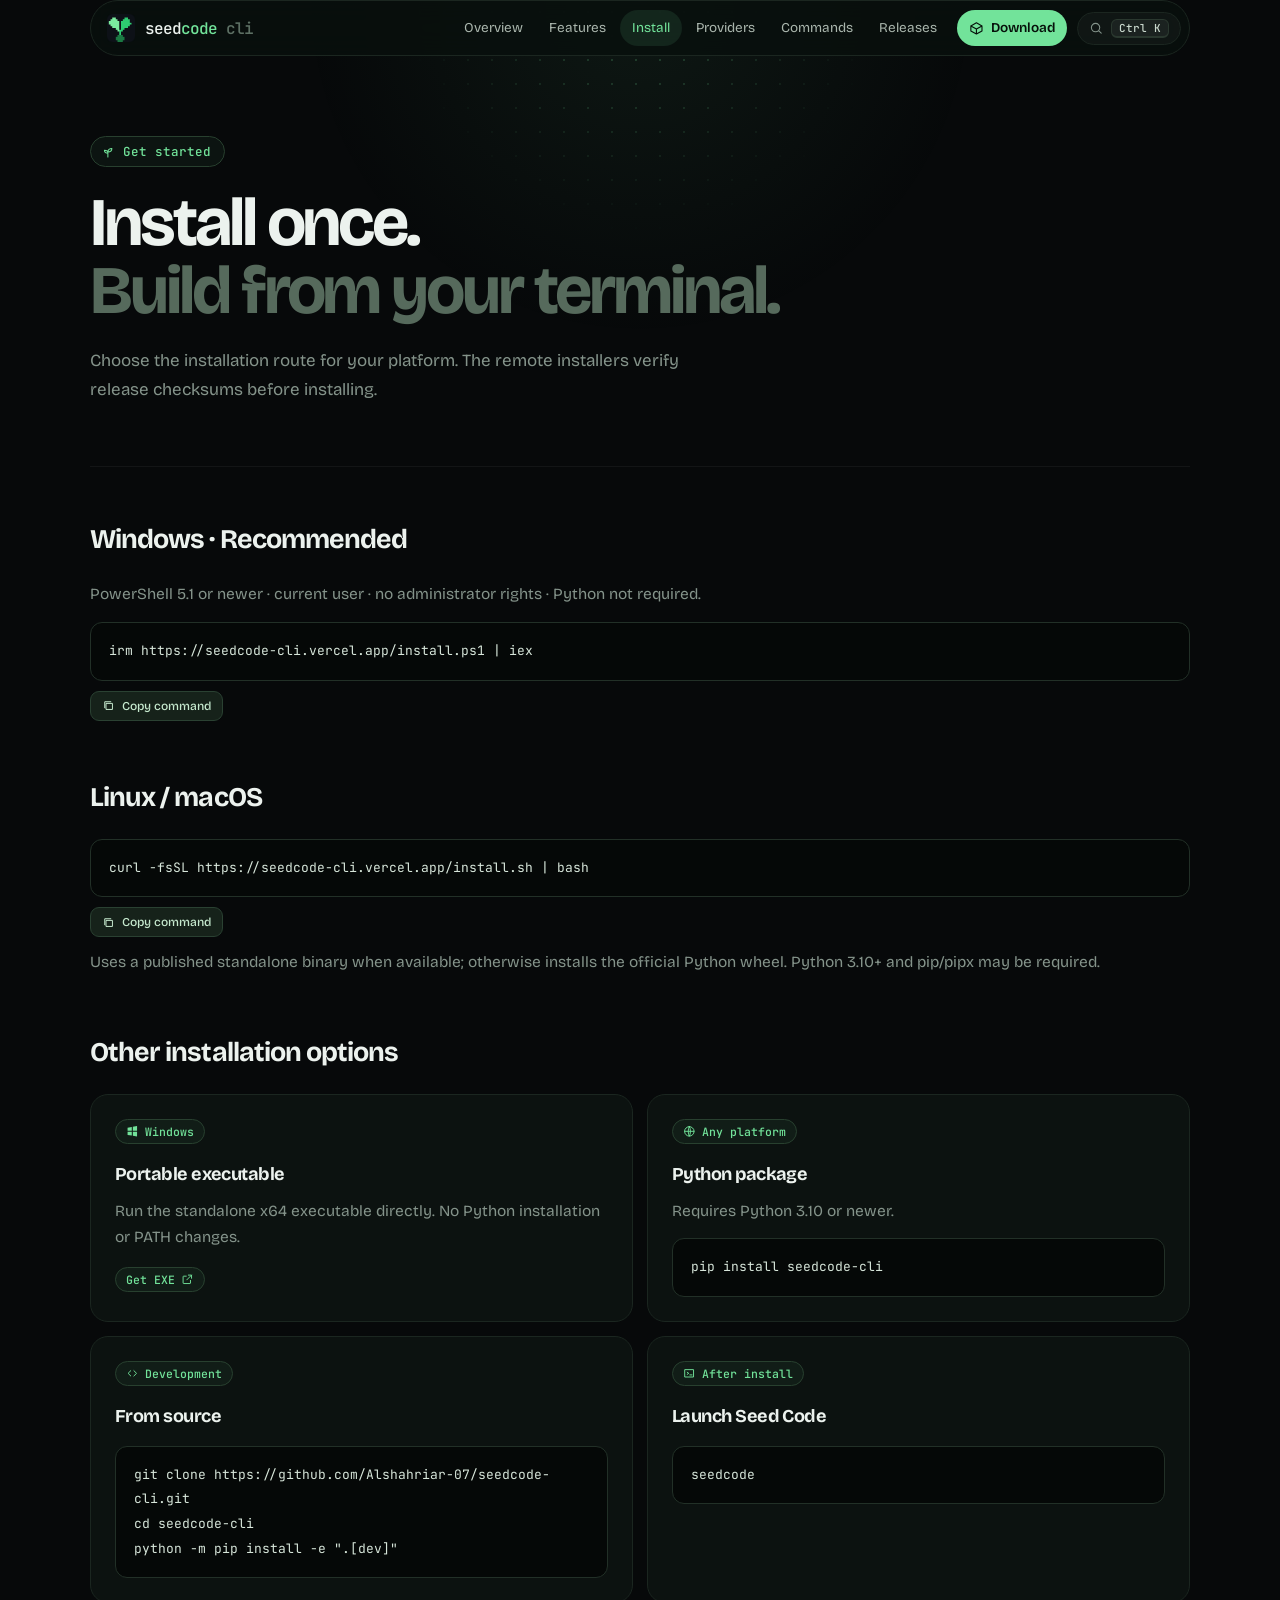
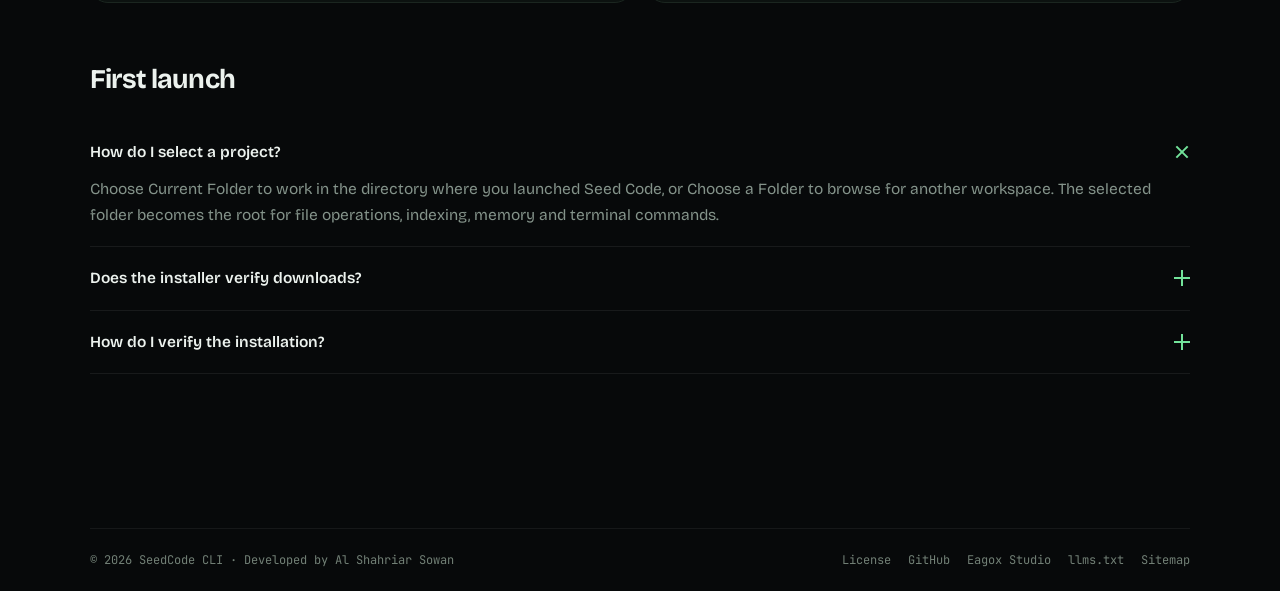
<file: install.html>
<!doctype html><html lang="en"><head><meta charset="utf-8"><meta name="viewport" content="width=device-width,initial-scale=1"><title>Install SeedCode CLI — Windows, Linux, macOS and pip</title><meta name="description" content="Install SeedCode CLI with one command. PowerShell: irm install.ps1 | iex. Linux and macOS: curl install.sh | bash. Also a portable EXE, pip package and source build."><meta name="keywords" content="SeedCode CLI, Seed Code CLI, seedcode-cli, seedcode, AI coding agent, terminal AI coding assistant, CLI coding agent, Ollama coding agent, local LLM coding, Al Shahriar Sowan, Eagox Studio, install, irm install.ps1, curl install.sh, pip install seedcode-cli"><meta name="author" content="Al Shahriar Sowan"><meta name="application-name" content="SeedCode CLI"><meta name="apple-mobile-web-app-title" content="SeedCode CLI"><meta name="robots" content="index,follow,max-image-preview:large,max-snippet:-1,max-video-preview:-1"><meta name="theme-color" content="#07090a"><meta name="color-scheme" content="dark"><link rel="canonical" href="https://seedcode-cli.vercel.app/install.html"><link rel="alternate" hreflang="en" href="https://seedcode-cli.vercel.app/install.html"><link rel="alternate" hreflang="x-default" href="https://seedcode-cli.vercel.app/install.html"><link rel="alternate" type="text/plain" href="/llms.txt" title="SeedCode CLI summary for LLMs"><link rel="author" href="https://alshahriarsayon.vercel.app/"><link rel="manifest" href="/site.webmanifest"><link rel="icon" href="/favicon-32.png" sizes="32x32" type="image/png"><link rel="icon" href="/icon-192.png" sizes="192x192" type="image/png"><link rel="icon" href="/seedcode.ico" sizes="any"><link rel="icon" href="/logo.svg" type="image/svg+xml"><link rel="apple-touch-icon" href="/apple-touch-icon.png"><meta property="og:type" content="website"><meta property="og:site_name" content="SeedCode CLI"><meta property="og:locale" content="en_US"><meta property="og:title" content="Install SeedCode CLI — Windows, Linux, macOS and pip"><meta property="og:description" content="Install SeedCode CLI with one command. PowerShell: irm install.ps1 | iex. Linux and macOS: curl install.sh | bash. Also a portable EXE, pip package and source build."><meta property="og:url" content="https://seedcode-cli.vercel.app/install.html"><meta property="og:image" content="https://seedcode-cli.vercel.app/og-image.png"><meta property="og:image:width" content="1200"><meta property="og:image:height" content="630"><meta property="og:image:alt" content="SeedCode CLI: free AI coding agent for your terminal"><meta name="twitter:card" content="summary_large_image"><meta name="twitter:title" content="Install SeedCode CLI — Windows, Linux, macOS and pip"><meta name="twitter:description" content="Install SeedCode CLI with one command. PowerShell: irm install.ps1 | iex. Linux and macOS: curl install.sh | bash. Also a portable EXE, pip package and source build."><meta name="twitter:image" content="https://seedcode-cli.vercel.app/og-image.png"><meta name="twitter:creator" content="@Alshahriar_07"><link rel="preconnect" href="https://fonts.googleapis.com"><link rel="preconnect" href="https://fonts.gstatic.com" crossorigin><link rel="stylesheet" href="https://fonts.googleapis.com/css2?family=Bricolage+Grotesque:opsz,wght@12..96,400..800&family=JetBrains+Mono:wght@400;500&display=swap"><link rel="stylesheet" href="/styles.css"><script type="application/ld+json">{"@context":"https://schema.org","@graph":[{"@type":"WebPage","@id":"https://seedcode-cli.vercel.app/install.html#webpage","url":"https://seedcode-cli.vercel.app/install.html","name":"Install SeedCode CLI — Windows, Linux, macOS and pip","description":"Install SeedCode CLI with one command. PowerShell: irm install.ps1 | iex. Linux and macOS: curl install.sh | bash. Also a portable EXE, pip package and source build.","inLanguage":"en","dateModified":"2026-11-05","isPartOf":{"@id":"https://seedcode-cli.vercel.app/#website"},"about":{"@id":"https://seedcode-cli.vercel.app/#software"},"breadcrumb":{"@id":"https://seedcode-cli.vercel.app/install.html#breadcrumb"},"author":{"@id":"https://seedcode-cli.vercel.app/#author"}},{"@type":"BreadcrumbList","@id":"https://seedcode-cli.vercel.app/install.html#breadcrumb","itemListElement":[{"@type":"ListItem","position":1,"name":"SeedCode CLI","item":"https://seedcode-cli.vercel.app/"},{"@type":"ListItem","position":2,"name":"Install","item":"https://seedcode-cli.vercel.app/install.html"}]},{"@type":"SoftwareApplication","@id":"https://seedcode-cli.vercel.app/#software","name":"SeedCode CLI"},{"@type":"Person","@id":"https://seedcode-cli.vercel.app/#author","name":"Al Shahriar Sowan","url":"https://alshahriarsayon.vercel.app/"},{"@type":"FAQPage","mainEntity":[{"@type":"Question","name":"How do I select a project?","acceptedAnswer":{"@type":"Answer","text":"Choose Current Folder to work in the directory where you launched Seed Code, or Choose a Folder to browse for another workspace. The selected folder becomes the root for file operations, indexing, memory and terminal commands."}},{"@type":"Question","name":"Does the installer verify downloads?","acceptedAnswer":{"@type":"Answer","text":"Yes. The remote installers use the release SHA256SUMS.txt as the authoritative checksum source and abort if the checksum is missing, unreachable or does not match."}},{"@type":"Question","name":"How do I verify the installation?","acceptedAnswer":{"@type":"Answer","text":"Open a new terminal and run seedcode --version. It should report Seed Code CLI 10.2.1."}}]}]}</script></head><body><a class="skip" href="#main">Skip to content</a><div class="wrap"><header class="nav"><a class="brand" href="/" aria-label="SeedCode CLI home"><img src="/logo.svg" alt=""><span>seed<b>code</b> <i>cli</i></span></a><nav class="navlinks"><a class="" href="index.html">Overview</a><a class="" href="features.html">Features</a><a class="active" href="install.html">Install</a><a class="" href="providers.html">Providers</a><a class="" href="commands.html">Commands</a><a class="" href="releases.html">Releases</a><a class="nav-cta" href="https://github.com/Alshahriar-07/seedcode-cli/releases/tag/v10.2.1"><i data-i="box"></i>Download</a></nav><button class="mobile" aria-label="Toggle navigation"><i data-i="menu"></i></button></header></div><main id="main" class="wrap"><section class="pagehead"><div class="eyebrow"><i data-i="sprout"></i>Get started</div><h1><small class="sr">Install SeedCode CLI: </small>Install once.<br><span>Build from your terminal.</span></h1><p>Choose the installation route for your platform. The remote installers verify release checksums before installing.</p></section><section class="content"><div class="section"><h2 class="section-title">Windows · Recommended</h2><p style="color:var(--muted);margin-bottom:15px">PowerShell 5.1 or newer · current user · no administrator rights · Python not required.</p><div class="codebox">irm https://seedcode-cli.vercel.app/install.ps1 | iex</div><button class="copy" data-copy="irm https://seedcode-cli.vercel.app/install.ps1 | iex">COPY COMMAND</button></div><div class="section"><h2 class="section-title">Linux / macOS</h2><div class="codebox">curl -fsSL https://seedcode-cli.vercel.app/install.sh | bash</div><button class="copy" data-copy="curl -fsSL https://seedcode-cli.vercel.app/install.sh | bash">COPY COMMAND</button><p style="color:var(--muted);margin-top:12px">Uses a published standalone binary when available; otherwise installs the official Python wheel. Python 3.10+ and pip/pipx may be required.</p></div><div class="section"><h2 class="section-title">Other installation options</h2><div class="grid"><article class="card"><span class="tag"><i data-i="win"></i>Windows</span><h3 style="margin-top:13px">Portable executable</h3><p>Run the standalone x64 executable directly. No Python installation or PATH changes.</p><p style="margin-top:16px"><a class="pill" href="https://github.com/Alshahriar-07/seedcode-cli/releases/tag/v10.2.1">Get EXE<i data-i="ext"></i></a></p></article><article class="card"><span class="tag"><i data-i="globe"></i>Any platform</span><h3 style="margin-top:13px">Python package</h3><p>Requires Python 3.10 or newer.</p><div class="codebox" style="margin-top:14px">pip install seedcode-cli</div></article><article class="card"><span class="tag"><i data-i="code"></i>Development</span><h3 style="margin-top:13px">From source</h3><div class="codebox" style="margin-top:14px">git clone https://github.com/Alshahriar-07/seedcode-cli.git<br>cd seedcode-cli<br>python -m pip install -e ".[dev]"</div></article><article class="card"><span class="tag"><i data-i="terminal"></i>After install</span><h3 style="margin-top:13px">Launch Seed Code</h3><div class="codebox" style="margin-top:14px">seedcode</div></article></div></div><div class="section faq"><h2 class="section-title">First launch</h2><details open><summary>How do I select a project?</summary><p>Choose Current Folder to work in the directory where you launched Seed Code, or Choose a Folder to browse for another workspace. The selected folder becomes the root for file operations, indexing, memory and terminal commands.</p></details><details><summary>Does the installer verify downloads?</summary><p>Yes. The remote installers use the release SHA256SUMS.txt as the authoritative checksum source and abort if the checksum is missing, unreachable or does not match.</p></details><details><summary>How do I verify the installation?</summary><p>Open a new terminal and run <code>seedcode --version</code>. It should report Seed Code CLI 10.2.1.</p></details></div></section></main><footer class="wrap footer"><span>© 2026 SeedCode CLI · Developed by <a href="https://alshahriarsayon.vercel.app/" rel="author">Al Shahriar Sowan</a></span><span><a href="license.html">License</a><a href="https://github.com/Alshahriar-07/seedcode-cli">GitHub</a><a href="https://eagoxstudio.vercel.app/">Eagox Studio</a><a href="/llms.txt">llms.txt</a><a href="/sitemap.xml">Sitemap</a></span></footer><script src="/script.js" defer></script></body></html>
</file>
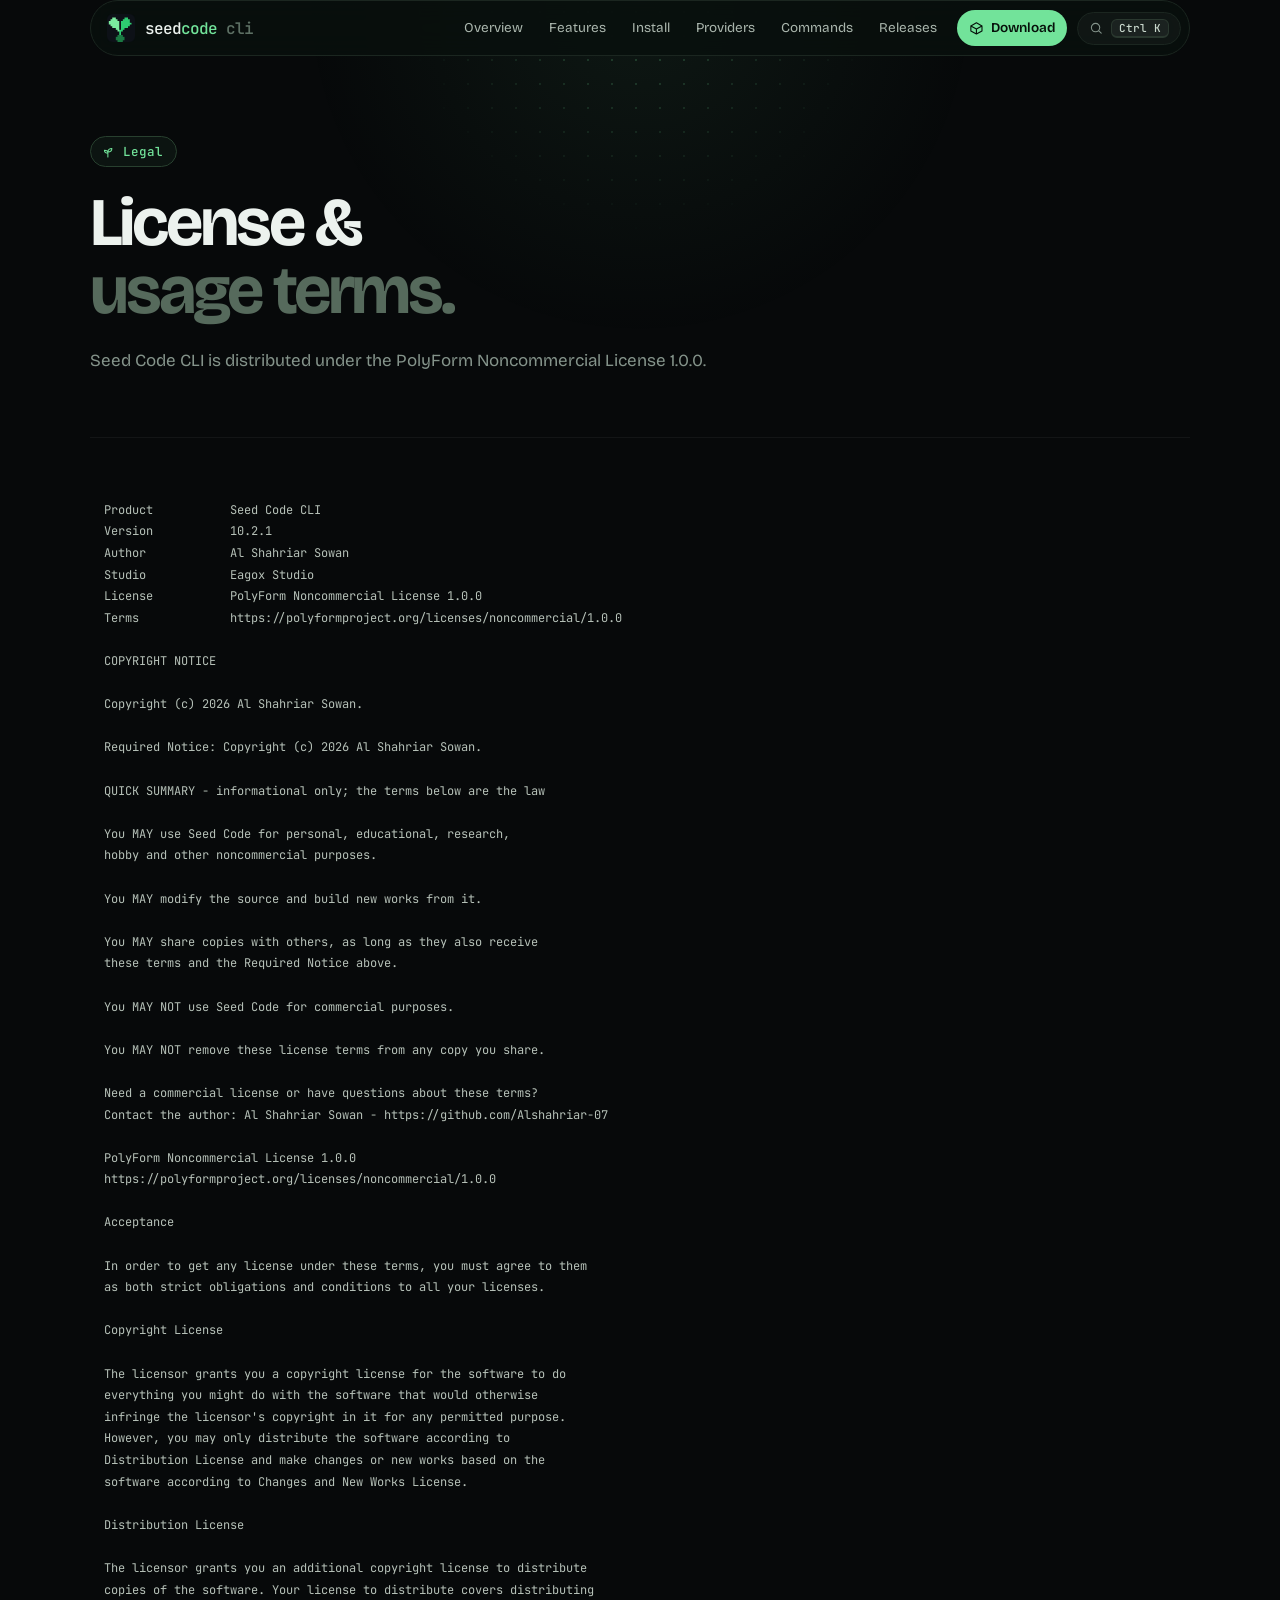
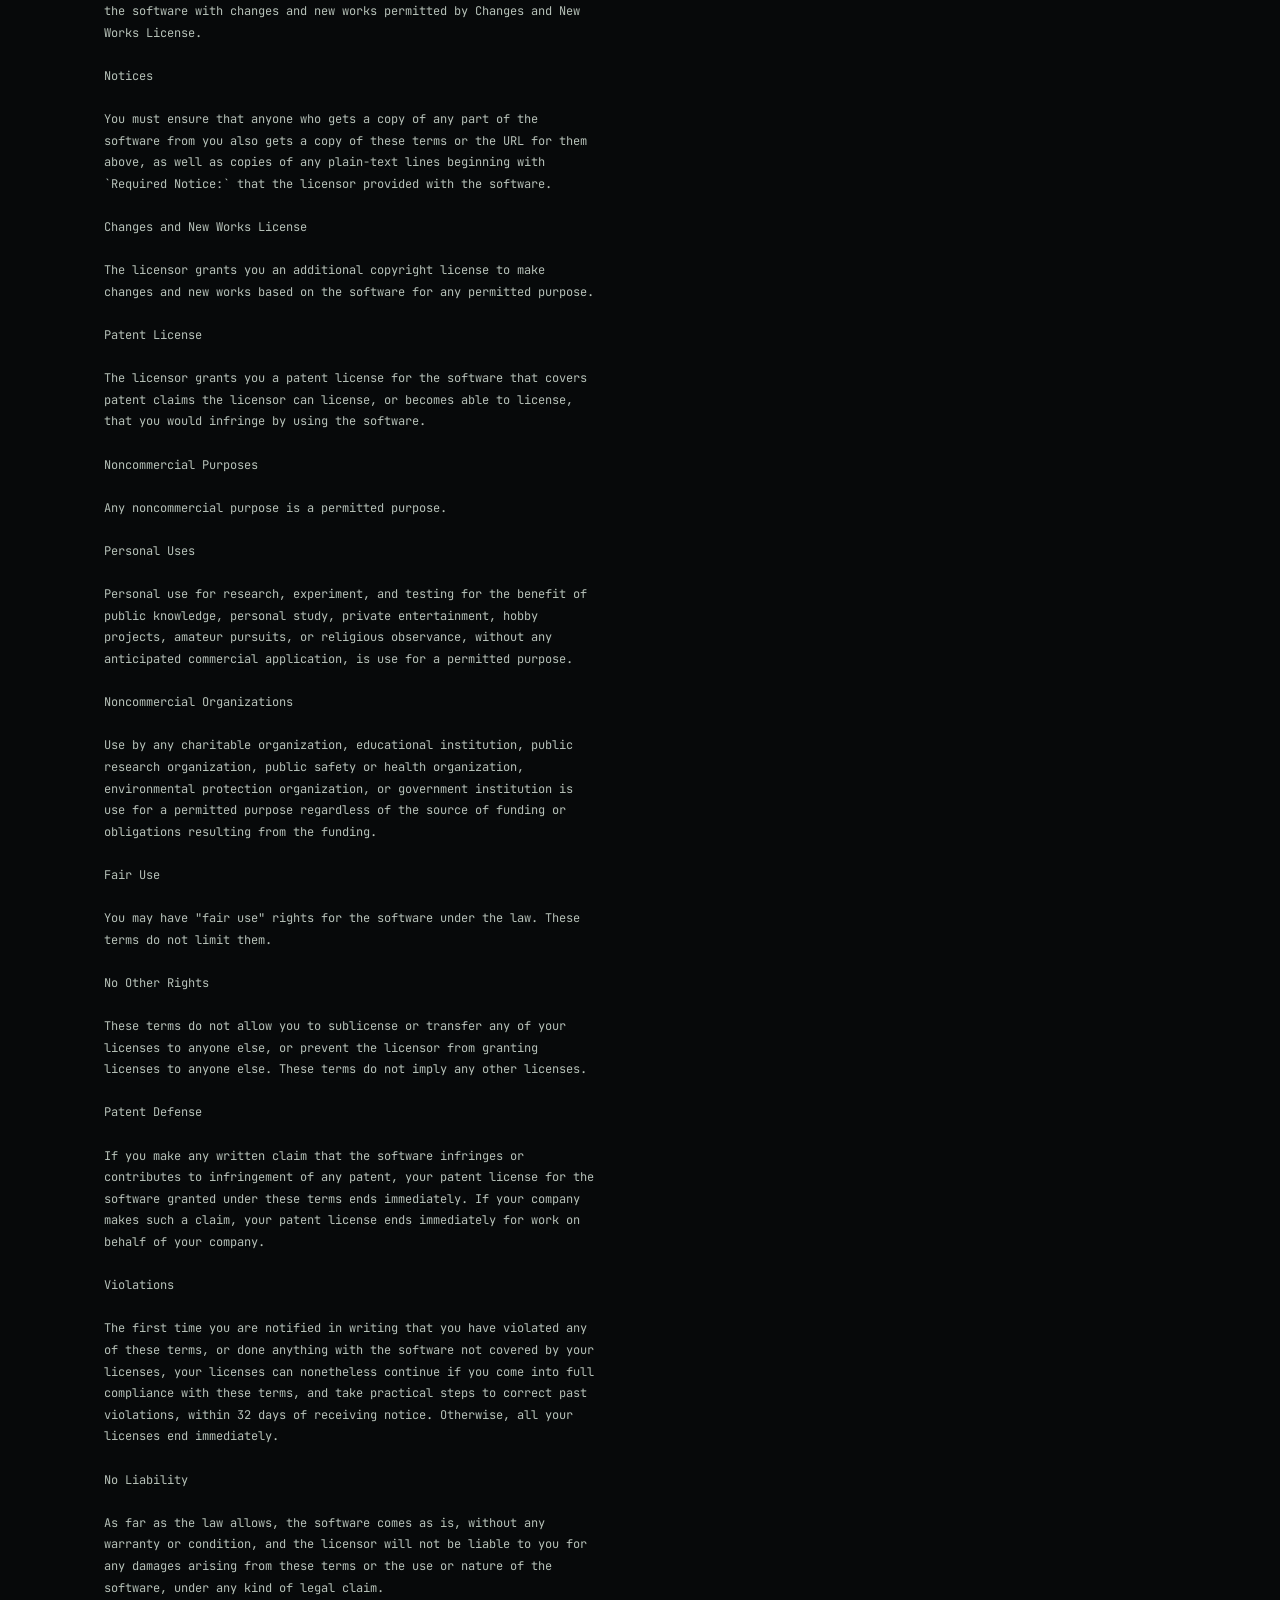
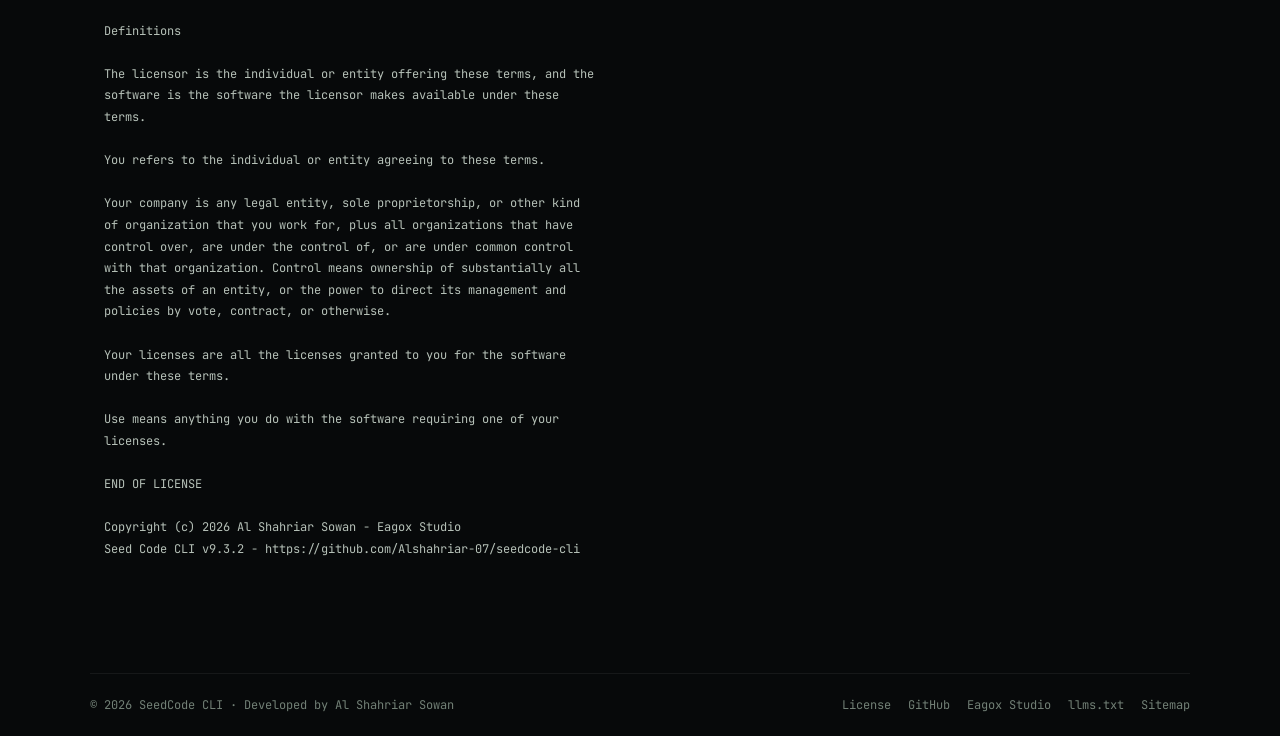
<file: license.html>
<!doctype html><html lang="en"><head><meta charset="utf-8"><meta name="viewport" content="width=device-width,initial-scale=1"><title>SeedCode CLI License — PolyForm Noncommercial 1.0.0</title><meta name="description" content="SeedCode CLI is free for personal, educational and noncommercial use under the PolyForm Noncommercial License 1.0.0. Read the terms and how to get a commercial license."><meta name="keywords" content="SeedCode CLI, Seed Code CLI, seedcode-cli, seedcode, AI coding agent, terminal AI coding assistant, CLI coding agent, Ollama coding agent, local LLM coding, Al Shahriar Sowan, Eagox Studio, license, PolyForm Noncommercial"><meta name="author" content="Al Shahriar Sowan"><meta name="application-name" content="SeedCode CLI"><meta name="apple-mobile-web-app-title" content="SeedCode CLI"><meta name="robots" content="index,follow,max-image-preview:large,max-snippet:-1,max-video-preview:-1"><meta name="theme-color" content="#07090a"><meta name="color-scheme" content="dark"><link rel="canonical" href="https://seedcode-cli.vercel.app/license.html"><link rel="alternate" hreflang="en" href="https://seedcode-cli.vercel.app/license.html"><link rel="alternate" hreflang="x-default" href="https://seedcode-cli.vercel.app/license.html"><link rel="alternate" type="text/plain" href="/llms.txt" title="SeedCode CLI summary for LLMs"><link rel="author" href="https://alshahriarsayon.vercel.app/"><link rel="manifest" href="/site.webmanifest"><link rel="icon" href="/favicon-32.png" sizes="32x32" type="image/png"><link rel="icon" href="/icon-192.png" sizes="192x192" type="image/png"><link rel="icon" href="/seedcode.ico" sizes="any"><link rel="icon" href="/logo.svg" type="image/svg+xml"><link rel="apple-touch-icon" href="/apple-touch-icon.png"><meta property="og:type" content="website"><meta property="og:site_name" content="SeedCode CLI"><meta property="og:locale" content="en_US"><meta property="og:title" content="SeedCode CLI License — PolyForm Noncommercial 1.0.0"><meta property="og:description" content="SeedCode CLI is free for personal, educational and noncommercial use under the PolyForm Noncommercial License 1.0.0. Read the terms and how to get a commercial license."><meta property="og:url" content="https://seedcode-cli.vercel.app/license.html"><meta property="og:image" content="https://seedcode-cli.vercel.app/og-image.png"><meta property="og:image:width" content="1200"><meta property="og:image:height" content="630"><meta property="og:image:alt" content="SeedCode CLI: free AI coding agent for your terminal"><meta name="twitter:card" content="summary_large_image"><meta name="twitter:title" content="SeedCode CLI License — PolyForm Noncommercial 1.0.0"><meta name="twitter:description" content="SeedCode CLI is free for personal, educational and noncommercial use under the PolyForm Noncommercial License 1.0.0. Read the terms and how to get a commercial license."><meta name="twitter:image" content="https://seedcode-cli.vercel.app/og-image.png"><meta name="twitter:creator" content="@Alshahriar_07"><link rel="preconnect" href="https://fonts.googleapis.com"><link rel="preconnect" href="https://fonts.gstatic.com" crossorigin><link rel="stylesheet" href="https://fonts.googleapis.com/css2?family=Bricolage+Grotesque:opsz,wght@12..96,400..800&family=JetBrains+Mono:wght@400;500&display=swap"><link rel="stylesheet" href="/styles.css"><script type="application/ld+json">{"@context":"https://schema.org","@graph":[{"@type":"WebPage","@id":"https://seedcode-cli.vercel.app/license.html#webpage","url":"https://seedcode-cli.vercel.app/license.html","name":"SeedCode CLI License — PolyForm Noncommercial 1.0.0","description":"SeedCode CLI is free for personal, educational and noncommercial use under the PolyForm Noncommercial License 1.0.0. Read the terms and how to get a commercial license.","inLanguage":"en","dateModified":"2026-11-05","isPartOf":{"@id":"https://seedcode-cli.vercel.app/#website"},"about":{"@id":"https://seedcode-cli.vercel.app/#software"},"breadcrumb":{"@id":"https://seedcode-cli.vercel.app/license.html#breadcrumb"},"author":{"@id":"https://seedcode-cli.vercel.app/#author"}},{"@type":"BreadcrumbList","@id":"https://seedcode-cli.vercel.app/license.html#breadcrumb","itemListElement":[{"@type":"ListItem","position":1,"name":"SeedCode CLI","item":"https://seedcode-cli.vercel.app/"},{"@type":"ListItem","position":2,"name":"License","item":"https://seedcode-cli.vercel.app/license.html"}]},{"@type":"SoftwareApplication","@id":"https://seedcode-cli.vercel.app/#software","name":"SeedCode CLI"},{"@type":"Person","@id":"https://seedcode-cli.vercel.app/#author","name":"Al Shahriar Sowan","url":"https://alshahriarsayon.vercel.app/"}]}</script></head><body><a class="skip" href="#main">Skip to content</a><div class="wrap"><header class="nav"><a class="brand" href="/" aria-label="SeedCode CLI home"><img src="/logo.svg" alt=""><span>seed<b>code</b> <i>cli</i></span></a><nav class="navlinks"><a class="" href="index.html">Overview</a><a class="" href="features.html">Features</a><a class="" href="install.html">Install</a><a class="" href="providers.html">Providers</a><a class="" href="commands.html">Commands</a><a class="" href="releases.html">Releases</a><a class="nav-cta" href="https://github.com/Alshahriar-07/seedcode-cli/releases/tag/v10.2.1"><i data-i="box"></i>Download</a></nav><button class="mobile" aria-label="Toggle navigation"><i data-i="menu"></i></button></header></div><main id="main" class="wrap"><section class="pagehead"><div class="eyebrow"><i data-i="sprout"></i>Legal</div><h1><small class="sr">SeedCode CLI license: </small>License &<br><span>usage terms.</span></h1><p>Seed Code CLI is distributed under the PolyForm Noncommercial License 1.0.0.</p></section><section class="content"><pre class="legal" style="white-space:pre-wrap;font:12px/1.8 var(--mono)">  Product           Seed Code CLI
  Version           10.2.1
  Author            Al Shahriar Sowan
  Studio            Eagox Studio
  License           PolyForm Noncommercial License 1.0.0
  Terms             https://polyformproject.org/licenses/noncommercial/1.0.0

  COPYRIGHT NOTICE

  Copyright (c) 2026 Al Shahriar Sowan.

  Required Notice: Copyright (c) 2026 Al Shahriar Sowan.

  QUICK SUMMARY - informational only; the terms below are the law

  You MAY use Seed Code for personal, educational, research,
  hobby and other noncommercial purposes.

  You MAY modify the source and build new works from it.

  You MAY share copies with others, as long as they also receive
  these terms and the Required Notice above.

  You MAY NOT use Seed Code for commercial purposes.

  You MAY NOT remove these license terms from any copy you share.

  Need a commercial license or have questions about these terms?
  Contact the author: Al Shahriar Sowan - https://github.com/Alshahriar-07

  PolyForm Noncommercial License 1.0.0
  https://polyformproject.org/licenses/noncommercial/1.0.0

  Acceptance

  In order to get any license under these terms, you must agree to them
  as both strict obligations and conditions to all your licenses.

  Copyright License

  The licensor grants you a copyright license for the software to do
  everything you might do with the software that would otherwise
  infringe the licensor&#x27;s copyright in it for any permitted purpose.
  However, you may only distribute the software according to
  Distribution License and make changes or new works based on the
  software according to Changes and New Works License.

  Distribution License

  The licensor grants you an additional copyright license to distribute
  copies of the software. Your license to distribute covers distributing
  the software with changes and new works permitted by Changes and New
  Works License.

  Notices

  You must ensure that anyone who gets a copy of any part of the
  software from you also gets a copy of these terms or the URL for them
  above, as well as copies of any plain-text lines beginning with
  `Required Notice:` that the licensor provided with the software.

  Changes and New Works License

  The licensor grants you an additional copyright license to make
  changes and new works based on the software for any permitted purpose.

  Patent License

  The licensor grants you a patent license for the software that covers
  patent claims the licensor can license, or becomes able to license,
  that you would infringe by using the software.

  Noncommercial Purposes

  Any noncommercial purpose is a permitted purpose.

  Personal Uses

  Personal use for research, experiment, and testing for the benefit of
  public knowledge, personal study, private entertainment, hobby
  projects, amateur pursuits, or religious observance, without any
  anticipated commercial application, is use for a permitted purpose.

  Noncommercial Organizations

  Use by any charitable organization, educational institution, public
  research organization, public safety or health organization,
  environmental protection organization, or government institution is
  use for a permitted purpose regardless of the source of funding or
  obligations resulting from the funding.

  Fair Use

  You may have &quot;fair use&quot; rights for the software under the law. These
  terms do not limit them.

  No Other Rights

  These terms do not allow you to sublicense or transfer any of your
  licenses to anyone else, or prevent the licensor from granting
  licenses to anyone else. These terms do not imply any other licenses.

  Patent Defense

  If you make any written claim that the software infringes or
  contributes to infringement of any patent, your patent license for the
  software granted under these terms ends immediately. If your company
  makes such a claim, your patent license ends immediately for work on
  behalf of your company.

  Violations

  The first time you are notified in writing that you have violated any
  of these terms, or done anything with the software not covered by your
  licenses, your licenses can nonetheless continue if you come into full
  compliance with these terms, and take practical steps to correct past
  violations, within 32 days of receiving notice. Otherwise, all your
  licenses end immediately.

  No Liability

  As far as the law allows, the software comes as is, without any
  warranty or condition, and the licensor will not be liable to you for
  any damages arising from these terms or the use or nature of the
  software, under any kind of legal claim.

  Definitions

  The licensor is the individual or entity offering these terms, and the
  software is the software the licensor makes available under these
  terms.

  You refers to the individual or entity agreeing to these terms.

  Your company is any legal entity, sole proprietorship, or other kind
  of organization that you work for, plus all organizations that have
  control over, are under the control of, or are under common control
  with that organization. Control means ownership of substantially all
  the assets of an entity, or the power to direct its management and
  policies by vote, contract, or otherwise.

  Your licenses are all the licenses granted to you for the software
  under these terms.

  Use means anything you do with the software requiring one of your
  licenses.

  END OF LICENSE

  Copyright (c) 2026 Al Shahriar Sowan - Eagox Studio
  Seed Code CLI v9.3.2 - https://github.com/Alshahriar-07/seedcode-cli
</pre></section></main><footer class="wrap footer"><span>© 2026 SeedCode CLI · Developed by <a href="https://alshahriarsayon.vercel.app/" rel="author">Al Shahriar Sowan</a></span><span><a href="license.html">License</a><a href="https://github.com/Alshahriar-07/seedcode-cli">GitHub</a><a href="https://eagoxstudio.vercel.app/">Eagox Studio</a><a href="/llms.txt">llms.txt</a><a href="/sitemap.xml">Sitemap</a></span></footer><script src="/script.js" defer></script></body></html>
</file>
<file: styles.css>
:root{--bg:#07090a;--panel:#0c1210;--line:#1b2620;--text:#ecf2ee;--muted:#84938a;--green:#72e39a;--green2:#b4f5c5;--amber:#f0c56a;--sky:#7cc7ff;--red:#ff8585;--mono:'JetBrains Mono',monospace;--sans:'Bricolage Grotesque',system-ui,sans-serif}
*{box-sizing:border-box}html{scroll-behavior:smooth}
body{margin:0;background:var(--bg);color:var(--text);font:400 15.5px/1.7 var(--sans);-webkit-font-smoothing:antialiased;overflow-x:hidden}
body:before,body:after{content:'';position:fixed;inset:0;pointer-events:none;z-index:0}
body:before{background:radial-gradient(520px circle at var(--mx,50%) var(--my,0),#72e39a12,transparent 65%)}
body:after{background:radial-gradient(#72e39a40 1px,transparent 1.2px) 0 0/24px 24px;-webkit-mask:radial-gradient(240px circle at var(--mx,50%) var(--my,0),#000,transparent);mask:radial-gradient(240px circle at var(--mx,50%) var(--my,0),#000,transparent)}
main,footer,.wrap{position:relative;z-index:1}
a{color:inherit;text-decoration:none}a:hover{color:var(--green)}::selection{background:#72e39a44}
:focus-visible{outline:2px solid var(--green);outline-offset:3px;border-radius:6px}
.ic{width:1.1em;height:1.1em;flex:none;vertical-align:-.17em}
.wrap{width:min(1100px,calc(100% - 48px));margin:auto}
body>.wrap:first-child{position:sticky;top:0;z-index:30;padding-top:12px}
.nav{height:56px;display:flex;align-items:center;gap:10px;padding:0 8px 0 16px;border:1px solid var(--line);border-radius:99px;background:#09100dd9;backdrop-filter:blur(14px);-webkit-backdrop-filter:blur(14px)}
.brand{display:flex;align-items:center;gap:10px;font:500 16px var(--mono);letter-spacing:-.06em;margin-right:auto}
.brand img{width:28px;height:28px;transition:transform .5s cubic-bezier(.3,1.6,.5,1)}.brand:hover img{transform:rotate(-14deg) scale(1.12)}.brand b{color:var(--green);font-weight:500}
.navlinks{display:flex;align-items:center;gap:2px;font-size:13.5px;color:#aab6ad}
.navlinks a{padding:7px 12px;border-radius:99px;transition:.2s}.navlinks a:hover{background:#ffffff0a;color:var(--text)}.navlinks a.active{background:#72e39a1a;color:var(--green)}
.navlinks .nav-cta{display:inline-flex;gap:7px;align-items:center;background:var(--green);color:#06100a;font-weight:600;margin-left:6px}.navlinks .nav-cta:hover{background:var(--green2);color:#06100a}
.kbtn{display:flex;align-items:center;gap:8px;background:#ffffff08;border:1px solid var(--line);color:var(--muted);border-radius:99px;padding:6px 11px;cursor:pointer;font:inherit;font-size:13px}.kbtn:hover{border-color:#34503c;color:var(--text)}
kbd{font:500 11px var(--mono);background:#ffffff0d;border:1px solid #2a382f;border-bottom-width:2px;border-radius:6px;padding:1px 7px;color:#c9d8cd}
.mobile{display:none;background:none;color:var(--text);border:0;font-size:22px;cursor:pointer;padding:6px 10px}
.hero{padding:76px 0 40px;text-align:center;display:flex;flex-direction:column;align-items:center}
.eyebrow{display:inline-flex;gap:8px;align-items:center;font:500 12.5px var(--mono);color:var(--green);padding:6px 13px 6px 10px;border:1px solid #28402f;border-radius:99px;background:#72e39a0d}
h1{font-size:clamp(42px,7.6vw,84px);line-height:1;letter-spacing:-.045em;margin:24px 0 18px;font-weight:700}
h1 span{color:#566a5c}.hero h1 span:after{content:'';display:inline-block;width:.46ch;height:.78em;background:var(--green);margin-left:.14em;vertical-align:-.05em;border-radius:2px;animation:blink 1.05s steps(2) infinite}
@keyframes blink{50%{opacity:0}}
.hero>p{max-width:560px;color:var(--muted);font-size:17px;margin:0 auto 32px}
.home-actions{width:min(640px,100%);display:grid;gap:12px;margin-bottom:56px}
.install{background:var(--panel);border:1px solid #243329;border-radius:16px;padding:6px;text-align:left}
.tabs{display:flex;gap:4px;padding:2px 2px 6px}.tabs button{display:flex;gap:7px;align-items:center;font:500 12.5px var(--sans);color:var(--muted);background:none;border:0;border-radius:11px;padding:7px 12px;cursor:pointer;transition:.2s}.tabs button:hover{color:var(--text)}.tabs button.on{background:#72e39a1a;color:var(--green)}
.terminal{background:#050807;border:1px solid #1d2a22;border-radius:11px;padding:14px 14px 14px 16px;display:flex;align-items:center;justify-content:space-between;gap:14px}
.terminal code{font:13px/1.6 var(--mono);color:#d8e6da;overflow-wrap:anywhere}.terminal code i{font-style:normal;color:var(--green)}
.copy{display:inline-flex;gap:7px;align-items:center;background:#16221a;border:1px solid #2a4132;color:#c6e9ce;border-radius:9px;padding:7px 11px;font:500 12px var(--sans);cursor:pointer;white-space:nowrap;transition:.2s}.copy:hover{background:#1d3024;transform:translateY(-1px)}.copy.ok{background:var(--green);color:#06100a;border-color:var(--green)}
.codebox+.copy{margin-top:10px}
.download{display:flex;align-items:center;justify-content:space-between;gap:18px;background:var(--green);color:#06100a;padding:16px 20px;border-radius:14px;text-align:left;transform:translate(var(--tx,0),var(--ty,0));transition:transform .25s cubic-bezier(.2,.7,.2,1),background .2s,box-shadow .3s;box-shadow:0 0 0 0 #72e39a00}
.download:hover{color:#06100a;background:var(--green2);box-shadow:0 12px 40px -10px #72e39a80}.download strong{display:block;font-size:16px}.download small{font:11.5px var(--mono);opacity:.72}
.download .arrow{width:42px;height:42px;border-radius:12px;background:#06100a14;display:grid;place-items:center;font-size:22px;transition:transform .4s cubic-bezier(.3,1.6,.5,1)}.download:hover .arrow{transform:rotate(-12deg) scale(1.1)}
.agent{width:min(860px,100%);background:#050807;border:1px solid #223027;border-radius:18px;text-align:left;box-shadow:0 40px 90px -40px #72e39a38,0 0 0 6px #ffffff04;overflow:hidden}
.agent .bar{display:flex;align-items:center;gap:12px;padding:11px 14px;border-bottom:1px solid #18221c;background:#0a100d}
.dots{display:flex;gap:6px}.dots b{width:10px;height:10px;border-radius:50%;background:#26332b}.dots b:first-child{background:#ff8585aa}.dots b:nth-child(2){background:#f0c56aaa}.dots b:nth-child(3){background:#72e39aaa}
.ttl{font:12px var(--mono);color:var(--muted);margin-right:auto}
.rp{display:inline-flex;gap:6px;align-items:center;background:none;border:1px solid #243329;color:var(--muted);border-radius:8px;padding:4px 10px;font:12px var(--sans);cursor:pointer}.rp:hover{color:var(--green);border-color:#34503c}
.out{padding:18px 20px 22px;min-height:236px;font:13px/1.6 var(--mono);color:#d7e6da}
.ln{display:flex;flex-wrap:wrap;align-items:center;gap:10px;padding:5px 0;opacity:0;transform:translateY(6px);transition:.35s}.ln.in{opacity:1;transform:none}
.dim{color:#718174}.g{color:var(--green);display:flex;gap:8px}
.cur{width:8px;height:15px;background:var(--green);animation:blink 1s steps(2) infinite}
.v{display:inline-flex;gap:6px;align-items:center;border-radius:7px;padding:2px 9px 2px 7px;font:500 12px var(--mono)}
.v.Read{background:#72e39a14;color:var(--green)}.v.Edit{background:#f0c56a14;color:var(--amber)}.v.Run{background:#7cc7ff14;color:var(--sky)}
.ln code{color:#b9c9bd;font:inherit}.res{display:inline-flex;align-items:center;gap:7px;margin-left:auto;color:#8fa496}.ok .res{color:var(--green)}
.res em{font-style:normal;border-radius:5px;padding:0 6px}.res .p{background:#72e39a1a}.res .m{background:#ff85851a;color:var(--red)}
.sp{width:12px;height:12px;border:2px solid #2d4035;border-top-color:var(--green);border-radius:50%;animation:spin .7s linear infinite}@keyframes spin{to{transform:rotate(1turn)}}
.footer{border-top:1px solid #ffffff10;padding:23px 0;color:#728076;font:12px var(--mono);display:flex;justify-content:space-between;gap:18px;flex-wrap:wrap}.footer a{margin-left:17px}
.pagehead{padding:80px 0 44px;border-bottom:1px solid #ffffff0d}.pagehead h1{font-size:clamp(40px,6vw,68px);max-width:850px;margin:22px 0}.pagehead p{color:var(--muted);max-width:640px;font-size:17px}
.content{padding:50px 0 100px}.grid{display:grid;grid-template-columns:repeat(2,minmax(0,1fr));gap:14px}.grid3{display:grid;grid-template-columns:repeat(3,minmax(0,1fr));gap:14px}
.card{position:relative;display:block;background:var(--panel);border:1px solid var(--line);border-radius:18px;padding:24px;overflow:hidden;transition:border-color .3s,transform .3s}
.card:before{content:'';position:absolute;inset:0;background:radial-gradient(340px circle at var(--cx,50%) var(--cy,50%),#72e39a1f,transparent 62%);opacity:0;transition:opacity .3s}
.card:hover{border-color:#2f4a38;transform:translateY(-3px)}.card:hover:before{opacity:1}.card>*{position:relative}a.card:hover{color:inherit}
.card h2,.card h3{margin:0 0 8px;letter-spacing:-.03em}.card p{color:var(--muted);margin:0}
.ico{width:42px;height:42px;display:grid;place-items:center;font-size:21px;color:var(--green);background:#72e39a12;border:1px solid #28402f;border-radius:13px;margin-bottom:18px;transition:transform .4s cubic-bezier(.3,1.6,.5,1)}.card:hover .ico{transform:rotate(-8deg) scale(1.08)}
.card:hover .ic path{animation:draw .9s ease-out}@keyframes draw{from{stroke-dasharray:1;stroke-dashoffset:1}to{stroke-dasharray:1;stroke-dashoffset:0}}
.num{display:flex;gap:8px;align-items:center;font:500 12px var(--mono);color:var(--green);margin-bottom:14px}
.section-title{font-size:27px;letter-spacing:-.035em;margin:0 0 18px}.section{margin:0 0 54px}.list{display:grid}
.row{display:flex;gap:20px;justify-content:space-between;align-items:center;padding:14px 0;border-bottom:1px solid #ffffff10;transition:padding .25s}.row:hover{padding-left:8px}.row b{font-weight:600;display:flex;gap:6px;align-items:center}.row span{color:var(--muted);text-align:right}
.codebox{background:#050807;border:1px solid #223027;border-radius:12px;padding:16px 18px;font:13px/1.9 var(--mono);color:#d7e6da;overflow:auto}.codebox .dim{color:#718174}.codebox .green{color:var(--green)}
.tag,.pill{display:inline-flex;gap:6px;align-items:center;font:500 11.5px var(--mono);color:var(--green);border:1px solid #28402f;background:#72e39a0d;border-radius:99px;padding:4px 10px}.pill:hover{background:#72e39a22}
.callout{border:1px solid #223a2a;background:#0b1510;border-radius:14px;padding:16px 20px;color:#aebbb0;margin:22px 0}
.table{width:100%;border-collapse:collapse;font-size:14px}.table th,.table td{text-align:left;padding:14px 13px;border-bottom:1px solid #ffffff12}.table th{color:var(--green);font:500 12px var(--mono)}.table td{color:#b9c4ba}.table code{font:12.5px var(--mono);color:#e5eee6}.table tbody tr{transition:background .2s}.table tbody tr:hover{background:#72e39a0b}
.filter{display:flex;align-items:center;gap:10px;background:var(--panel);border:1px solid var(--line);border-radius:14px;padding:11px 16px;margin-bottom:18px;color:var(--muted);transition:border-color .2s}.filter:focus-within{border-color:#3a5a45}
.filter input{flex:1;background:none;border:0;color:var(--text);font:14px var(--mono);outline:0}.empty{color:var(--muted);padding:18px 4px}
.subnav{display:flex;gap:9px;flex-wrap:wrap;margin-top:26px}.subnav a{display:inline-flex;gap:8px;align-items:center;font-size:13px;padding:8px 14px;border:1px solid var(--line);border-radius:99px;color:#a4b0a7;transition:.2s}.subnav a:hover{border-color:var(--green);color:var(--green);transform:translateY(-2px)}
.faq details{padding:18px 0;border-bottom:1px solid #ffffff12}.faq summary{cursor:pointer;font-weight:600;list-style:none;display:flex;justify-content:space-between;gap:16px}.faq summary::-webkit-details-marker{display:none}
.faq summary:after{content:'';flex:none;width:16px;height:16px;margin-top:5px;color:var(--green);background:linear-gradient(currentColor,currentColor) center/100% 2px no-repeat,linear-gradient(currentColor,currentColor) center/2px 100% no-repeat;transition:transform .3s}.faq details[open] summary:after{transform:rotate(135deg)}
.faq details p{color:var(--muted);margin:10px 0 0;animation:open .35s}@keyframes open{from{opacity:0;transform:translateY(-6px)}}
.legal{max-width:800px;color:#b6c1b8}.legal h2{color:#eef5ef;margin-top:32px}.legal a{color:var(--green);text-decoration:underline}
.rv{opacity:0;transform:translateY(16px);transition:opacity .7s,transform .7s cubic-bezier(.2,.7,.2,1);transition-delay:var(--d,0s)}.rv.in{opacity:1;transform:none}.card.rv.in{transition:border-color .3s,transform .3s,opacity .7s;transition-delay:0s}
.pal{position:fixed;inset:0;z-index:50;background:#030504b3;backdrop-filter:blur(6px);display:grid;place-items:start center;padding-top:14vh}.pal[hidden]{display:none}
.pal .box{width:min(520px,calc(100% - 32px));background:#0b110e;border:1px solid #2a3d31;border-radius:18px;box-shadow:0 40px 100px #000;overflow:hidden;animation:pop .22s cubic-bezier(.2,.9,.3,1.2)}@keyframes pop{from{opacity:0;transform:scale(.96) translateY(-8px)}}
.pal label{display:flex;gap:10px;align-items:center;padding:15px 18px;border-bottom:1px solid #1b2620;color:var(--muted)}.pal input{flex:1;background:none;border:0;outline:0;color:var(--text);font:15px var(--sans)}
.pal ul{list-style:none;margin:0;padding:8px;max-height:340px;overflow:auto}.pal li{display:flex;align-items:center;gap:12px;padding:10px 12px;border-radius:10px;cursor:pointer;color:#b9c6bd}.pal li kbd{margin-left:auto}.pal li.on{background:#72e39a18;color:var(--green)}.pal li.none{color:var(--muted);cursor:default}
@media(max-width:860px){.navlinks{display:none;position:absolute;top:70px;left:0;right:0;background:#0b100c;padding:12px;border:1px solid var(--line);border-radius:20px;flex-direction:column;align-items:stretch;gap:2px}.menu-open .navlinks{display:flex}.navlinks a{padding:12px 14px}.mobile{display:block}.kbtn kbd{display:none}.grid3{grid-template-columns:1fr}}
@media(max-width:720px){.wrap{width:min(100% - 32px,1100px)}.hero{padding:52px 0 30px}.hero>p{font-size:15px}.terminal{align-items:flex-start;flex-direction:column}.terminal code{font-size:11.5px}.out{font-size:11.5px;padding:14px}.res{margin-left:0;width:100%}.pagehead{padding:56px 0 32px}.grid{grid-template-columns:1fr}.row{display:block}.row span{display:block;text-align:left;margin-top:4px}.table{min-width:600px}.tablewrap{overflow:auto}.footer{font-size:11px}}
@media(prefers-reduced-motion:reduce){*,*:before,*:after{animation-duration:.01ms!important;animation-iteration-count:1!important;transition-duration:.01ms!important}html{scroll-behavior:auto}}

.hero h1:first-child{margin-top:0}
.tip{display:flex;gap:14px;align-items:center;text-align:left;border:1px solid #223a2a;background:#0b1510;border-radius:14px;padding:12px 16px;color:#aebbb0;font-size:14px}
.tip .ico{width:34px;height:34px;font-size:18px;margin:0;border-radius:10px;flex:none}.tip b{color:var(--text);font-weight:600}.tip a{color:var(--green);text-decoration:underline;text-underline-offset:3px}
.shot{width:min(900px,100%);margin:0;background:#050807;border:1px solid #223027;border-radius:18px;overflow:hidden;box-shadow:0 40px 90px -40px #72e39a38,0 0 0 6px #ffffff04;transition:transform .5s cubic-bezier(.2,.7,.2,1),box-shadow .5s}
.shot:hover{transform:translateY(-6px) scale(1.012);box-shadow:0 50px 110px -40px #72e39a5c,0 0 0 6px #ffffff06}
.shot .bar{display:flex;align-items:center;gap:12px;padding:11px 14px;border-bottom:1px solid #18221c;background:#0a100d}
.shot img{display:block;width:100%;height:auto}

.sr{position:absolute;width:1px;height:1px;overflow:hidden;clip:rect(0 0 0 0);white-space:nowrap}
.skip{position:fixed;left:16px;top:-60px;z-index:60;background:var(--green);color:#06100a;padding:9px 16px;border-radius:99px;font-weight:600;transition:top .2s}.skip:focus{top:12px;color:#06100a}
.brand i{font-style:normal;color:#5d7064}
.footer span:first-child a{margin-left:0}
.about{padding-bottom:60px}.lead{max-width:760px;color:#b3c0b7;font-size:17px;margin:0 0 30px}
.facts{margin:0;border:1px solid var(--line);border-radius:18px;overflow:hidden;background:var(--panel)}.facts>div{display:flex;gap:20px;padding:14px 20px;border-bottom:1px solid #ffffff0d}.facts>div:last-child{border:0}.facts dt{flex:0 0 210px;color:var(--muted)}.facts dd{margin:0}.facts a{color:var(--green);text-decoration:underline;text-underline-offset:3px}.facts code,.faq code{font:12.5px var(--mono);background:#ffffff0d;padding:2px 7px;border-radius:6px;overflow-wrap:anywhere}.faq a{color:var(--green);text-decoration:underline}
@media(max-width:720px){.facts>div{display:block}.facts dt{margin-bottom:2px}}
</file>
